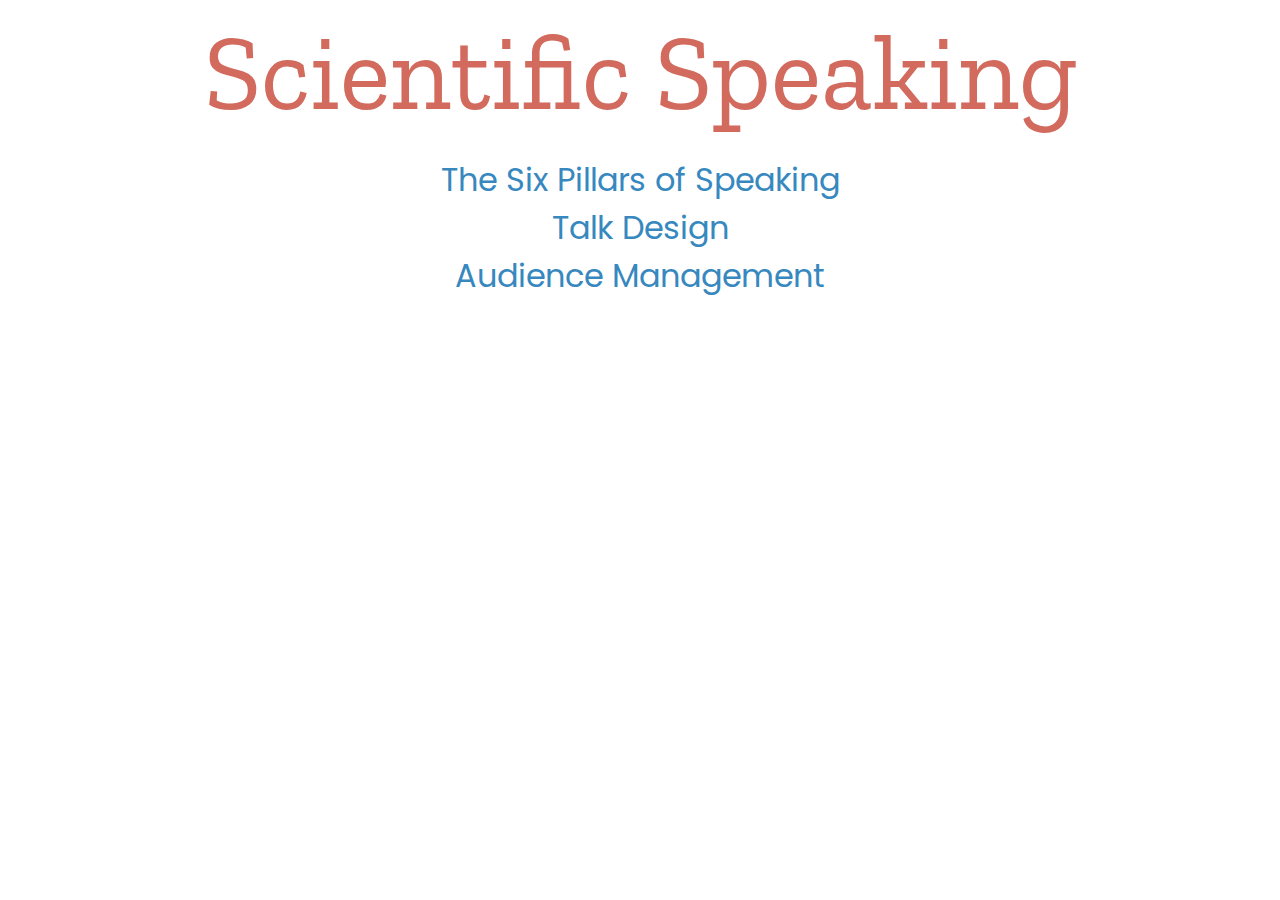
<file: index.html>
<!DOCTYPE html>
<html lang="en">
<head>
    <meta charset="UTF-8">
    <meta http-equiv="X-UA-Compatible" content="IE=edge">
    <meta name="viewport" content="width=device-width, initial-scale=1.0">
    <link rel="stylesheet" href="posert-theme/posert.css">
    <title>Scientific Speaking</title>
</head>
<body class="reveal">
    <style>
        a {
            font-size: 24pt;
        }
    </style>
    <div style="margin: auto; display: flex; flex-direction: column; align-items: center;">
        <h1>Scientific Speaking</h1>
        <a href="six-pillars">The Six Pillars of Speaking</a>
        <a href="talk-design">Talk Design</a>
        <a href="audience-management">Audience Management</a>
    </div>
</body>
</html>
</file>
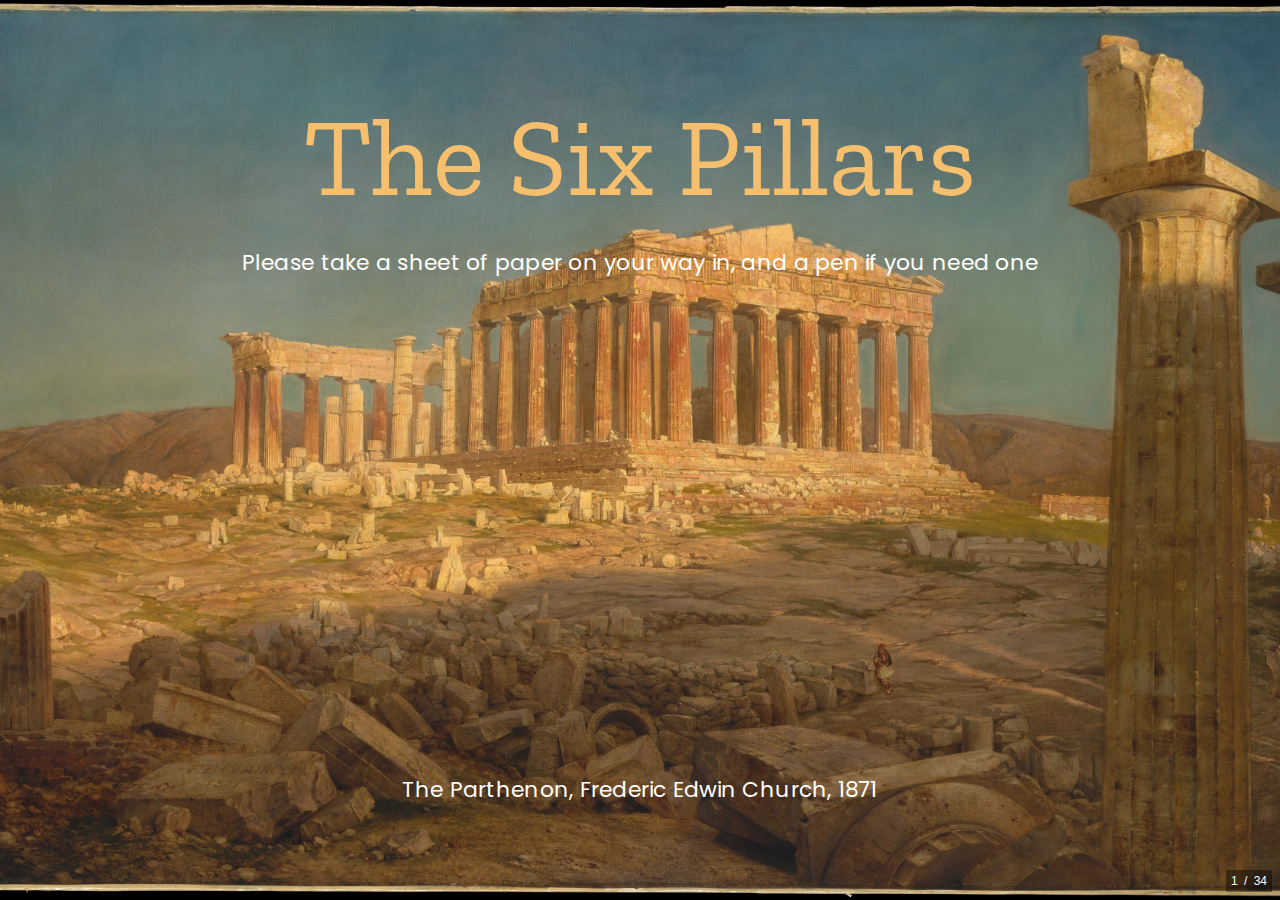
<file: six-pillars/index.html>
<!doctype html>
<html lang="en">

	<head>
		<meta charset="utf-8">

		<title>Scientific Speaking - Six Pillars</title>

		<meta name="viewport" content="width=device-width, initial-scale=1.0, maximum-scale=1.0, user-scalable=no">

		<link rel="stylesheet" href="../dist/reveal.css">
		<link rel="stylesheet" href="../posert-theme/posert.css" id="theme">
		<link rel="stylesheet" href="../posert-theme/presentation.css">
	</head>
  <body>
<div class="reveal">
<div class="slides">

<section
data-background-image="images/parthenon.jpg"
>
    <h1 class="top-left" style="color: #f5bf6d">The Six Pillars</h1>
    <p style="color: white;">Please take a sheet of paper on your way in, and a pen if you need one</p>
    <div class="r-stretch">
    </div>
    <p class="bottom-left" style="color: white;">The Parthenon, Frederic Edwin Church, 1871</p>

</section>

<section>
    <h2>Warmup</h2>
    <div class="read-text">
        <p>
            For five minutes, think about a compelling scientific (or pop-sci) talk
            you've seen. Write down what made it feel compelling to you. Bullets are
            fine, or full sentences. You'll be sharing these with a partner but not
            the whole class.
        </p>
        <p class="fragment" id="freewrite-timer">
            Time remaining: <span id="time-remaining"></span>
        </p>
        <p class="fragment">
            Share your list with a partner. You'll each have 2 minutes to talk
            about your list.
        </p>
        <p class="fragment" id="first-partner">
            First partner: <span id="first-partner-timer"></span>
        </p>
        <p class="fragment" id="second-partner">
            Second partner: <span id="second-partner-timer"></span>
        </p>
    </div>
</section>

<section>
    <h2>Disclaimer</h2>
    <div class="read-text">
        <p>
            These "pillars" are adapted from John Williams's <span class="emph">Think about talks</span>
        </p>
        <p>
            I'm presenting them in order of my opinion of their approximate importance
        </p>
        <p>
            For you, the order might be different!
        </p>
    </div>
</section>

<!-- First Pillar: Present One Story -->

<section data-auto-animate>
    <div class="fit-one">
        <h1>Present One Story</h1>
    </div>
</section>

<!-- First Pillar//Presenting -->

<section data-auto-animate data-background-image="images/james-acaster.jpg">
    <div class="r-stretch fit-one">
    <h1 style="color: white;"><span class="emph" style="color: #49b6ff;">Present</span> One Story</h1>
    </div>
    <p class="citation" style="color: white;">Edward Moore, NYT</p>
</section>
<section data-auto-animate>
    <div class="fit-one">
        <h1><span class="emph">Present</span> One Story</h1>
    </div>
    <table>
        <thead>
          <tr>
            <th>Drawbacks</th>
            <th class="fragment" data-fragment-index="1">Advantages<br></th>
          </tr>
        </thead>
        <tbody>
          <tr>
            <td>Aesthetics matter</td>
            <td class="fragment" data-fragment-index="1">You can acknowledge the audience</td>
          </tr>
          <tr>
            <td>High stakes, no do-overs</td>
            <td class="fragment" data-fragment-index="1">Your audience wants you to succeed</td>
          </tr>
        </tbody>
    </table>
</section>

<section data-auto-animate="">
    <h2>Aesthetics Matter</h2>
    <p>But aesthetics always matter</p>
    <div class="fit-one r-stretch">
        <img src="images/beautiful-fair.png" alt="" class="bordered">
    </div>
    <p class="citation">Lin, C., & Thornton, M. A. (2021, December 17). Fooled by beautiful data: Visualization aesthetics bias trust in science, news, and social media. https://doi.org/10.31234/osf.io/dnr9s</p>
</section>
<section data-auto-animate="">
    <h2>Aesthetics Matter</h2>
    <p>But aesthetics always matter</p>
    <div class="fit-two r-stretch">
        <img src="images/beautiful-fair.png" alt="" class="bordered">
        <img src="images/ugly-fair.png" alt="" class="bordered">
    </div>
    <p class="citation">Lin, C., & Thornton, M. A. (2021, December 17). Fooled by beautiful data: Visualization aesthetics bias trust in science, news, and social media. https://doi.org/10.31234/osf.io/dnr9s</p>
</section>
<section data-auto-animate="">
    <h2>Aesthetics Matter</h2>
    <p>But aesthetics always matter</p>
    <div class="fit-two r-stretch">
        <img src="images/beautiful-fair.png" alt="" class="bordered">
        <img src="images/ugly-fair.png" alt="" class="bordered">
        <img src="images/is-beautiful.png" alt="" class="bordered">
    </div>
    <p class="citation">Lin, C., & Thornton, M. A. (2021, December 17). Fooled by beautiful data: Visualization aesthetics bias trust in science, news, and social media. https://doi.org/10.31234/osf.io/dnr9s</p>
</section>
<section data-auto-animate="">
    <h2>Aesthetics Matter</h2>
    <p>But aesthetics always matter</p>
    <div class="fit-two r-stretch">
        <img src="images/beautiful-fair.png" alt="" class="bordered">
        <img src="images/misleading-pretty.png" alt="" class="bordered">
    </div>
    <p class="citation">Lin, C., & Thornton, M. A. (2021, December 17). Fooled by beautiful data: Visualization aesthetics bias trust in science, news, and social media. https://doi.org/10.31234/osf.io/dnr9s</p>
</section>
<section data-auto-animate="">
    <h2>Aesthetics Matter</h2>
    <p>But aesthetics always matter</p>
    <div class="fit-two r-stretch">
        <img src="images/misleading-pretty.png" alt="" class="bordered">
        <img src="images/misleading-ugly.png" alt="" class="bordered">
    </div>
    <p class="citation">Lin, C., & Thornton, M. A. (2021, December 17). Fooled by beautiful data: Visualization aesthetics bias trust in science, news, and social media. https://doi.org/10.31234/osf.io/dnr9s</p>
</section>
<section data-auto-animate="">
    <h2>Aesthetics Matter</h2>
    <p>But aesthetics always matter</p>
    <div class="fit-one r-stretch">
        <img src="images/more-beautiful-more-trust.png" alt="" class="bordered">
    </div>
    <p>Trust is rated from 1&ndash;7</p>
    <p class="citation">Lin, C., & Thornton, M. A. (2021, December 17). Fooled by beautiful data: Visualization aesthetics bias trust in science, news, and social media. https://doi.org/10.31234/osf.io/dnr9s</p>
</section>

<section data-auto-animate="">
    <h1>High-stakes, no do-overs</h1>
    <p class="fragment">Sometimes you'll bomb.</p>
</section>

<section data-auto-animate="" data-background-image="images/hansel-gretel.png">
    <h1 style="color: black; text-align: right;">Acknowledge your audience</h1>
    <div class="r-stretch"></div>
    <p class="citation" style="background-color: #FFFFFF;">Hansel and Gretel, Heinrich Merte</p>
</section>

<section data-auto-animate="" data-background-image="images/roller-coaster.jpg">
    <h1 style="color: black; text-align: right;">Acknowledge your audience</h1>
    <div class="r-stretch"></div>
    <p class="citation">Shutterstock</p>
</section>

<section>
    <h2>Your audience wants you to succeed</h2>
    <p class="fragment">We'll discuss this in greater detail when we talk about audience management</p>
</section>

<!-- First Pillar//One -->

<section data-auto-animate data-background-image="images/icarus.jpg">
    <div class="fit-one r-stretch">
        <img src="images/minotaur.jpg" alt="" class="fragment fade-in-then-semi-out" data-fragment-index="1">
    </div>
    <span class="fragment"></span>
    <h1 style="color: white;">Present <span class="emph">One</span> Story</h1>
    <p class="citation" style="color: white;">Jacob Peter Gowy, The Flight of Icarus (1635&ndash;1637)</p>
    <p class="citation fragment" data-fragment-index="1" style="color: white;">Castellani Painter - Marie-Lan Nguyen (2006)</p>
</section>

<section data-auto-animate>
    <h1>Present <span class="emph">One</span> Story</h1>
    <div class="fit-one r-stretch">
        <img src="images/notebooks.jpg" alt="" class="bordered">
    </div>
</section>

<!-- First Pillar//Tell a Story -->

<section data-auto-animate>
    <h1>Present One <span class="emph">Story</span></h1>
    <div class="fit-one">
        <img class="bordered" src="images/white-album.png" alt="">
    </div>
    <p>Joan Didion, <span style="font-style:italic;">The White Album</span></p>
</section>
<section data-auto-animate>
    <h1>Present One <span class="emph">Story</span></h1>
    <p>
        A talk is not a paper, so don't treat it like one.
    </p>
</section>

<!-- Second Pillar: One Idea per Slide -->

<section data-auto-animate="">
    <h2 style="font-size: 5em;">One Idea On Every Slide</h2>
</section>
<section data-auto-animate="">
    <h2>One Idea On Every Slide</h2>
    <div data-id="figure-happiness" class="r-stretch">
        <img src="images/happiness.png" alt="" class="bordered">
    </div>
</section>
<section data-auto-animate="">
    <h2>One Idea On Every Slide</h2>
    <div data-id="figure-happiness" class="r-stretch">
        <img src="images/unhappiness.png" alt="" class="bordered">
    </div>
    <p class="citation">
    Targeted suppression of human IBD-associated gut microbiota commensals by phage consortia for treatment of intestinal inflammation
    Federici, Sara et al.
    Cell, Volume 185, Issue 16, 2879 - 2898.e24
</p>
</section>
<section>
    <h2>But Rich, what if I want people to compare two things? That's two ideas, right?</h2>
    <p class="fragment">No!</p>
    <p class="fragment">OK it is, but that's fine if you structure it right</p>
</section>

<section data-auto-animate="">
    <h2>One Idea On Every Slide</h2>
    <div class="r-stretch fit-one">
        <img src="images/happiness.png" alt="" class="bordered">
    </div>
</section>
<section data-auto-animate="">
    <h2>One Idea On Every Slide</h2>
    <div class="r-stretch fit-two">
        <img src="images/happiness.png" alt="" class="bordered">
        <img src="images/driving-happiness.png" alt="" class="bordered">
    </div>
</section>

<!-- Third Pillar: Explain Every Slide Completely -->

<section>
    <h1>Explain every slide completely</h1>
</section>

<!-- Fourth Pillar: Work Performed by Collaborators -->

<section>
    <h1>Know your collaborators' work</h1>
</section>

<!-- Fifth Pillar: End On Time -->

<section data-auto-animate="">
    <h2 style="font-size: 5em">End On Time</h2>
</section>
<section data-auto-animate="">
    <h2>End On Time</h2>
    <p>General rule of thumb: one slide is one minute</p>
    <p class="fragment">If you follow this rule blindly you'll never end on time</p>
</section>

<!-- Sixth Pillar: Practice -->
<section data-auto-animate="">
    <h2 style="font-size: 5em;">Practice</h2>
</section>

<section data-auto-animate="" data-background-image="images/before-after.jpg">
    <h2 style="color: black;">Practice</h2>
    <div class="r-stretch"></div>
    <p class="citation">Betty Edwards, Drawing on the Right Side of the Brain</p>
</section>

<section>
    <h1>Six Pillars</h1>
    <ol>
        <li>Present one story</li>
        <li>One idea per slide</li>
        <li>Explain every slide completely</li>
        <li>Know your collaborators' work</li>
        <li>End on time</li>
        <li>Practice</li>
    </ol>
</section>

<section>
    <h3>For the rest of class, in groups of two or three:</h3>
    <ol>
        <li>Pick a topic</li>
        <li>Work together to develop a compelling story</li>
        <ul>
            <li>Feel free to ignore our preference for Icarus, but make sure it's a narrative</li>
            <li>Make special note of the <span class="emph">main point</span> of the narrative</li>
        </ul>
        <li>Split that story into single slides</li>
        <li>Practice running through your "slides" together</li>
    </ol>
    <div style="padding: 2em;"><hr></div>
    <h3>Homework:</h3>
    <ul>
        <li>Submit the narrative you come up with to sakai/email</li>
        <li>Send 1 slide with a hobby you enjoy or would like to try in grad school</li>
    </ul>
</section>

</div>
</div>

    <script src="../dist/reveal.js"></script>
    <script>

        Reveal.initialize({
            center: true,
            hash: true,
            controls: false,
            transitionSpeed: 'fast',
            slideNumber: 'c/t',
            width: 1200
        });
    </script>
    
    <script>
        Reveal.on('fragmentshown', event => {
            if (event.fragment.id === 'freewrite-timer') {
                const timerHolder = document.querySelector('#time-remaining');
                let timeRemaining = 300;

                function reduceTimer() {
                    if (timeRemaining >= 0) {
                        let minutes = Math.floor(timeRemaining / 60);
                        let seconds = (timeRemaining % 60).toLocaleString(
                            'en-US',
                            {'minimumIntegerDigits': 2}
                        );
                        timerHolder.innerHTML = `${minutes}:${seconds}`;
                        timeRemaining -= 1;
                        window.setTimeout(reduceTimer, 1000);
                    }
                }
                
                reduceTimer();
            } else if (event.fragment.id === 'first-partner') {
                const timerHolder = document.querySelector('#first-partner-timer');
                let timeRemaining = 120;

                function reduceTimer() {
                    if (timeRemaining >= 0) {
                        let minutes = Math.floor(timeRemaining / 60);
                        let seconds = (timeRemaining % 60).toLocaleString(
                            'en-US',
                            {'minimumIntegerDigits': 2}
                        );
                        timerHolder.innerHTML = `${minutes}:${seconds}`;
                        timeRemaining -= 1;
                        window.setTimeout(reduceTimer, 1000);
                    }
                }
                
                reduceTimer();
            } else if (event.fragment.id === 'second-partner') {
                const timerHolder = document.querySelector('#second-partner-timer');
                let timeRemaining = 120;

                function reduceTimer() {
                    if (timeRemaining >= 0) {
                        let minutes = Math.floor(timeRemaining / 60);
                        let seconds = (timeRemaining % 60).toLocaleString(
                            'en-US',
                            {'minimumIntegerDigits': 2}
                        );
                        timerHolder.innerHTML = `${minutes}:${seconds}`;
                        timeRemaining -= 1;
                        window.setTimeout(reduceTimer, 1000);
                    }
                }
                
                reduceTimer();
            }
        })
    </script>
  </body>
</html>
</file>
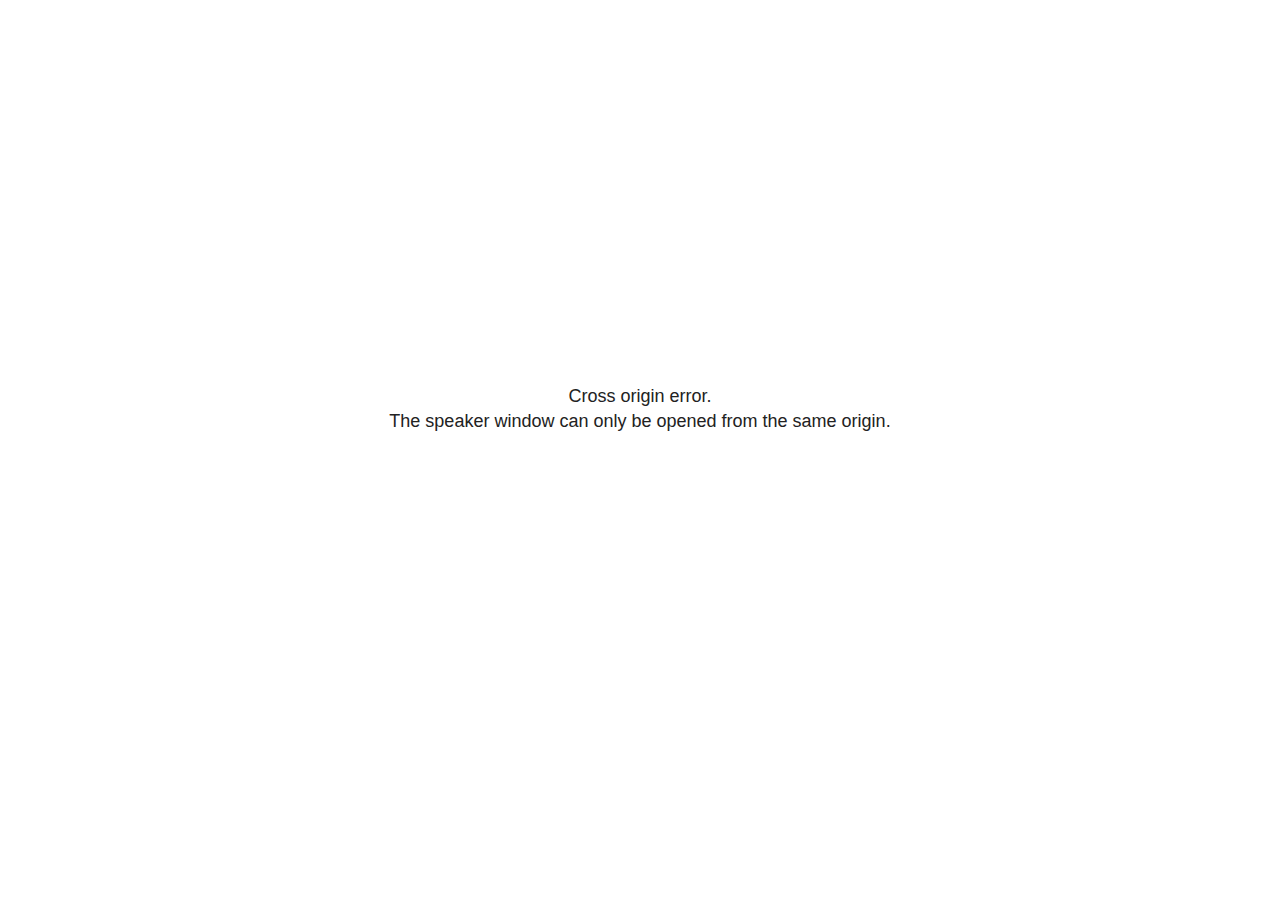
<file: plugin/notes/speaker-view.html>
<!--
	NOTE: You need to build the notes plugin after making changes to this file.
-->
<html lang="en">
	<head>
		<meta charset="utf-8">

		<title>reveal.js - Speaker View</title>

		<style>
			body {
				font-family: Helvetica;
				font-size: 18px;
			}

			#current-slide,
			#upcoming-slide,
			#speaker-controls {
				padding: 6px;
				box-sizing: border-box;
				-moz-box-sizing: border-box;
			}

			#current-slide iframe,
			#upcoming-slide iframe {
				width: 100%;
				height: 100%;
				border: 1px solid #ddd;
			}

			#current-slide .label,
			#upcoming-slide .label {
				position: absolute;
				top: 10px;
				left: 10px;
				z-index: 2;
			}

			#connection-status {
				position: absolute;
				top: 0;
				left: 0;
				width: 100%;
				height: 100%;
				z-index: 20;
				padding: 30% 20% 20% 20%;
				font-size: 18px;
				color: #222;
				background: #fff;
				text-align: center;
				box-sizing: border-box;
				line-height: 1.4;
			}

			.overlay-element {
				height: 34px;
				line-height: 34px;
				padding: 0 10px;
				text-shadow: none;
				background: rgba( 220, 220, 220, 0.8 );
				color: #222;
				font-size: 14px;
			}

			.overlay-element.interactive:hover {
				background: rgba( 220, 220, 220, 1 );
			}

			#current-slide {
				position: absolute;
				width: 60%;
				height: 100%;
				top: 0;
				left: 0;
				padding-right: 0;
			}

			#upcoming-slide {
				position: absolute;
				width: 40%;
				height: 40%;
				right: 0;
				top: 0;
			}

			/* Speaker controls */
			#speaker-controls {
				position: absolute;
				top: 40%;
				right: 0;
				width: 40%;
				height: 60%;
				overflow: auto;
				font-size: 18px;
			}

				.speaker-controls-time.hidden,
				.speaker-controls-notes.hidden {
					display: none;
				}

				.speaker-controls-time .label,
				.speaker-controls-pace .label,
				.speaker-controls-notes .label {
					text-transform: uppercase;
					font-weight: normal;
					font-size: 0.66em;
					color: #666;
					margin: 0;
				}

				.speaker-controls-time, .speaker-controls-pace {
					border-bottom: 1px solid rgba( 200, 200, 200, 0.5 );
					margin-bottom: 10px;
					padding: 10px 16px;
					padding-bottom: 20px;
					cursor: pointer;
				}

				.speaker-controls-time .reset-button {
					opacity: 0;
					float: right;
					color: #666;
					text-decoration: none;
				}
				.speaker-controls-time:hover .reset-button {
					opacity: 1;
				}

				.speaker-controls-time .timer,
				.speaker-controls-time .clock {
					width: 50%;
				}

				.speaker-controls-time .timer,
				.speaker-controls-time .clock,
				.speaker-controls-time .pacing .hours-value,
				.speaker-controls-time .pacing .minutes-value,
				.speaker-controls-time .pacing .seconds-value {
					font-size: 1.9em;
				}

				.speaker-controls-time .timer {
					float: left;
				}

				.speaker-controls-time .clock {
					float: right;
					text-align: right;
				}

				.speaker-controls-time span.mute {
					opacity: 0.3;
				}

				.speaker-controls-time .pacing-title {
					margin-top: 5px;
				}

				.speaker-controls-time .pacing.ahead {
					color: blue;
				}

				.speaker-controls-time .pacing.on-track {
					color: green;
				}

				.speaker-controls-time .pacing.behind {
					color: red;
				}

				.speaker-controls-notes {
					padding: 10px 16px;
				}

				.speaker-controls-notes .value {
					margin-top: 5px;
					line-height: 1.4;
					font-size: 1.2em;
				}

			/* Layout selector */
			#speaker-layout {
				position: absolute;
				top: 10px;
				right: 10px;
				color: #222;
				z-index: 10;
			}
				#speaker-layout select {
					position: absolute;
					width: 100%;
					height: 100%;
					top: 0;
					left: 0;
					border: 0;
					box-shadow: 0;
					cursor: pointer;
					opacity: 0;

					font-size: 1em;
					background-color: transparent;

					-moz-appearance: none;
					-webkit-appearance: none;
					-webkit-tap-highlight-color: rgba(0, 0, 0, 0);
				}

				#speaker-layout select:focus {
					outline: none;
					box-shadow: none;
				}

			.clear {
				clear: both;
			}

			/* Speaker layout: Wide */
			body[data-speaker-layout="wide"] #current-slide,
			body[data-speaker-layout="wide"] #upcoming-slide {
				width: 50%;
				height: 45%;
				padding: 6px;
			}

			body[data-speaker-layout="wide"] #current-slide {
				top: 0;
				left: 0;
			}

			body[data-speaker-layout="wide"] #upcoming-slide {
				top: 0;
				left: 50%;
			}

			body[data-speaker-layout="wide"] #speaker-controls {
				top: 45%;
				left: 0;
				width: 100%;
				height: 50%;
				font-size: 1.25em;
			}

			/* Speaker layout: Tall */
			body[data-speaker-layout="tall"] #current-slide,
			body[data-speaker-layout="tall"] #upcoming-slide {
				width: 45%;
				height: 50%;
				padding: 6px;
			}

			body[data-speaker-layout="tall"] #current-slide {
				top: 0;
				left: 0;
			}

			body[data-speaker-layout="tall"] #upcoming-slide {
				top: 50%;
				left: 0;
			}

			body[data-speaker-layout="tall"] #speaker-controls {
				padding-top: 40px;
				top: 0;
				left: 45%;
				width: 55%;
				height: 100%;
				font-size: 1.25em;
			}

			/* Speaker layout: Notes only */
			body[data-speaker-layout="notes-only"] #current-slide,
			body[data-speaker-layout="notes-only"] #upcoming-slide {
				display: none;
			}

			body[data-speaker-layout="notes-only"] #speaker-controls {
				padding-top: 40px;
				top: 0;
				left: 0;
				width: 100%;
				height: 100%;
				font-size: 1.25em;
			}

			@media screen and (max-width: 1080px) {
				body[data-speaker-layout="default"] #speaker-controls {
					font-size: 16px;
				}
			}

			@media screen and (max-width: 900px) {
				body[data-speaker-layout="default"] #speaker-controls {
					font-size: 14px;
				}
			}

			@media screen and (max-width: 800px) {
				body[data-speaker-layout="default"] #speaker-controls {
					font-size: 12px;
				}
			}

		</style>
	</head>

	<body>

		<div id="connection-status">Loading speaker view...</div>

		<div id="current-slide"></div>
		<div id="upcoming-slide"><span class="overlay-element label">Upcoming</span></div>
		<div id="speaker-controls">
			<div class="speaker-controls-time">
				<h4 class="label">Time <span class="reset-button">Click to Reset</span></h4>
				<div class="clock">
					<span class="clock-value">0:00 AM</span>
				</div>
				<div class="timer">
					<span class="hours-value">00</span><span class="minutes-value">:00</span><span class="seconds-value">:00</span>
				</div>
				<div class="clear"></div>

				<h4 class="label pacing-title" style="display: none">Pacing – Time to finish current slide</h4>
				<div class="pacing" style="display: none">
					<span class="hours-value">00</span><span class="minutes-value">:00</span><span class="seconds-value">:00</span>
				</div>
			</div>

			<div class="speaker-controls-notes hidden">
				<h4 class="label">Notes</h4>
				<div class="value"></div>
			</div>
		</div>
		<div id="speaker-layout" class="overlay-element interactive">
			<span class="speaker-layout-label"></span>
			<select class="speaker-layout-dropdown"></select>
		</div>

		<script>

			(function() {

				var notes,
					notesValue,
					currentState,
					currentSlide,
					upcomingSlide,
					layoutLabel,
					layoutDropdown,
					pendingCalls = {},
					lastRevealApiCallId = 0,
					connected = false

				var connectionStatus = document.querySelector( '#connection-status' );

				var SPEAKER_LAYOUTS = {
					'default': 'Default',
					'wide': 'Wide',
					'tall': 'Tall',
					'notes-only': 'Notes only'
				};

				setupLayout();

				let openerOrigin;

				try {
					openerOrigin = window.opener.location.origin;
				}
				catch ( error ) { console.warn( error ) }

				// In order to prevent XSS, the speaker view will only run if its
				// opener has the same origin as itself
				if( window.location.origin !== openerOrigin ) {
					connectionStatus.innerHTML = 'Cross origin error.<br>The speaker window can only be opened from the same origin.';
					return;
				}

				var connectionTimeout = setTimeout( function() {
					connectionStatus.innerHTML = 'Error connecting to main window.<br>Please try closing and reopening the speaker view.';
				}, 5000 );

				window.addEventListener( 'message', function( event ) {

					clearTimeout( connectionTimeout );
					connectionStatus.style.display = 'none';

					var data = JSON.parse( event.data );

					// The overview mode is only useful to the reveal.js instance
					// where navigation occurs so we don't sync it
					if( data.state ) delete data.state.overview;

					// Messages sent by the notes plugin inside of the main window
					if( data && data.namespace === 'reveal-notes' ) {
						if( data.type === 'connect' ) {
							handleConnectMessage( data );
						}
						else if( data.type === 'state' ) {
							handleStateMessage( data );
						}
						else if( data.type === 'return' ) {
							pendingCalls[data.callId](data.result);
							delete pendingCalls[data.callId];
						}
					}
					// Messages sent by the reveal.js inside of the current slide preview
					else if( data && data.namespace === 'reveal' ) {
						if( /ready/.test( data.eventName ) ) {
							// Send a message back to notify that the handshake is complete
							window.opener.postMessage( JSON.stringify({ namespace: 'reveal-notes', type: 'connected'} ), '*' );
						}
						else if( /slidechanged|fragmentshown|fragmenthidden|paused|resumed/.test( data.eventName ) && currentState !== JSON.stringify( data.state ) ) {

							dispatchStateToMainWindow( data.state );

						}
					}

				} );

				/**
				 * Updates the presentation in the main window to match the state
				 * of the presentation in the notes window.
				 */
				const dispatchStateToMainWindow = debounce(( state ) => {
					window.opener.postMessage( JSON.stringify({ method: 'setState', args: [ state ]} ), '*' );
				}, 500);

				/**
				 * Asynchronously calls the Reveal.js API of the main frame.
				 */
				function callRevealApi( methodName, methodArguments, callback ) {

					var callId = ++lastRevealApiCallId;
					pendingCalls[callId] = callback;
					window.opener.postMessage( JSON.stringify( {
						namespace: 'reveal-notes',
						type: 'call',
						callId: callId,
						methodName: methodName,
						arguments: methodArguments
					} ), '*' );

				}

				/**
				 * Called when the main window is trying to establish a
				 * connection.
				 */
				function handleConnectMessage( data ) {

					if( connected === false ) {
						connected = true;

						setupIframes( data );
						setupKeyboard();
						setupNotes();
						setupTimer();
						setupHeartbeat();
					}

				}

				/**
				 * Called when the main window sends an updated state.
				 */
				function handleStateMessage( data ) {

					// Store the most recently set state to avoid circular loops
					// applying the same state
					currentState = JSON.stringify( data.state );

					// No need for updating the notes in case of fragment changes
					if ( data.notes ) {
						notes.classList.remove( 'hidden' );
						notesValue.style.whiteSpace = data.whitespace;
						if( data.markdown ) {
							notesValue.innerHTML = marked( data.notes );
						}
						else {
							notesValue.innerHTML = data.notes;
						}
					}
					else {
						notes.classList.add( 'hidden' );
					}

					// Update the note slides
					currentSlide.contentWindow.postMessage( JSON.stringify({ method: 'setState', args: [ data.state ] }), '*' );
					upcomingSlide.contentWindow.postMessage( JSON.stringify({ method: 'setState', args: [ data.state ] }), '*' );
					upcomingSlide.contentWindow.postMessage( JSON.stringify({ method: 'next' }), '*' );

				}

				// Limit to max one state update per X ms
				handleStateMessage = debounce( handleStateMessage, 200 );

				/**
				 * Forward keyboard events to the current slide window.
				 * This enables keyboard events to work even if focus
				 * isn't set on the current slide iframe.
				 *
				 * Block F5 default handling, it reloads and disconnects
				 * the speaker notes window.
				 */
				function setupKeyboard() {

					document.addEventListener( 'keydown', function( event ) {
						if( event.keyCode === 116 || ( event.metaKey && event.keyCode === 82 ) ) {
							event.preventDefault();
							return false;
						}
						currentSlide.contentWindow.postMessage( JSON.stringify({ method: 'triggerKey', args: [ event.keyCode ] }), '*' );
					} );

				}

				/**
				 * Creates the preview iframes.
				 */
				function setupIframes( data ) {

					var params = [
						'receiver',
						'progress=false',
						'history=false',
						'transition=none',
						'autoSlide=0',
						'backgroundTransition=none'
					].join( '&' );

					var urlSeparator = /\?/.test(data.url) ? '&' : '?';
					var hash = '#/' + data.state.indexh + '/' + data.state.indexv;
					var currentURL = data.url + urlSeparator + params + '&postMessageEvents=true' + hash;
					var upcomingURL = data.url + urlSeparator + params + '&controls=false' + hash;

					currentSlide = document.createElement( 'iframe' );
					currentSlide.setAttribute( 'width', 1280 );
					currentSlide.setAttribute( 'height', 1024 );
					currentSlide.setAttribute( 'src', currentURL );
					document.querySelector( '#current-slide' ).appendChild( currentSlide );

					upcomingSlide = document.createElement( 'iframe' );
					upcomingSlide.setAttribute( 'width', 640 );
					upcomingSlide.setAttribute( 'height', 512 );
					upcomingSlide.setAttribute( 'src', upcomingURL );
					document.querySelector( '#upcoming-slide' ).appendChild( upcomingSlide );

				}

				/**
				 * Setup the notes UI.
				 */
				function setupNotes() {

					notes = document.querySelector( '.speaker-controls-notes' );
					notesValue = document.querySelector( '.speaker-controls-notes .value' );

				}

				/**
				 * We send out a heartbeat at all times to ensure we can
				 * reconnect with the main presentation window after reloads.
				 */
				function setupHeartbeat() {

					setInterval( () => {
						window.opener.postMessage( JSON.stringify({ namespace: 'reveal-notes', type: 'heartbeat'} ), '*' );
					}, 1000 );

				}

				function getTimings( callback ) {

					callRevealApi( 'getSlidesAttributes', [], function ( slideAttributes ) {
						callRevealApi( 'getConfig', [], function ( config ) {
							var totalTime = config.totalTime;
							var minTimePerSlide = config.minimumTimePerSlide || 0;
							var defaultTiming = config.defaultTiming;
							if ((defaultTiming == null) && (totalTime == null)) {
								callback(null);
								return;
							}
							// Setting totalTime overrides defaultTiming
							if (totalTime) {
								defaultTiming = 0;
							}
							var timings = [];
							for ( var i in slideAttributes ) {
								var slide = slideAttributes[ i ];
								var timing = defaultTiming;
								if( slide.hasOwnProperty( 'data-timing' )) {
									var t = slide[ 'data-timing' ];
									timing = parseInt(t);
									if( isNaN(timing) ) {
										console.warn("Could not parse timing '" + t + "' of slide " + i + "; using default of " + defaultTiming);
										timing = defaultTiming;
									}
								}
								timings.push(timing);
							}
							if ( totalTime ) {
								// After we've allocated time to individual slides, we summarize it and
								// subtract it from the total time
								var remainingTime = totalTime - timings.reduce( function(a, b) { return a + b; }, 0 );
								// The remaining time is divided by the number of slides that have 0 seconds
								// allocated at the moment, giving the average time-per-slide on the remaining slides
								var remainingSlides = (timings.filter( function(x) { return x == 0 }) ).length
								var timePerSlide = Math.round( remainingTime / remainingSlides, 0 )
								// And now we replace every zero-value timing with that average
								timings = timings.map( function(x) { return (x==0 ? timePerSlide : x) } );
							}
							var slidesUnderMinimum = timings.filter( function(x) { return (x < minTimePerSlide) } ).length
							if ( slidesUnderMinimum ) {
								message = "The pacing time for " + slidesUnderMinimum + " slide(s) is under the configured minimum of " + minTimePerSlide + " seconds. Check the data-timing attribute on individual slides, or consider increasing the totalTime or minimumTimePerSlide configuration options (or removing some slides).";
								alert(message);
							}
							callback( timings );
						} );
					} );

				}

				/**
				 * Return the number of seconds allocated for presenting
				 * all slides up to and including this one.
				 */
				function getTimeAllocated( timings, callback ) {

					callRevealApi( 'getSlidePastCount', [], function ( currentSlide ) {
						var allocated = 0;
						for (var i in timings.slice(0, currentSlide + 1)) {
							allocated += timings[i];
						}
						callback( allocated );
					} );

				}

				/**
				 * Create the timer and clock and start updating them
				 * at an interval.
				 */
				function setupTimer() {

					var start = new Date(),
					timeEl = document.querySelector( '.speaker-controls-time' ),
					clockEl = timeEl.querySelector( '.clock-value' ),
					hoursEl = timeEl.querySelector( '.hours-value' ),
					minutesEl = timeEl.querySelector( '.minutes-value' ),
					secondsEl = timeEl.querySelector( '.seconds-value' ),
					pacingTitleEl = timeEl.querySelector( '.pacing-title' ),
					pacingEl = timeEl.querySelector( '.pacing' ),
					pacingHoursEl = pacingEl.querySelector( '.hours-value' ),
					pacingMinutesEl = pacingEl.querySelector( '.minutes-value' ),
					pacingSecondsEl = pacingEl.querySelector( '.seconds-value' );

					var timings = null;
					getTimings( function ( _timings ) {

						timings = _timings;
						if (_timings !== null) {
							pacingTitleEl.style.removeProperty('display');
							pacingEl.style.removeProperty('display');
						}

						// Update once directly
						_updateTimer();

						// Then update every second
						setInterval( _updateTimer, 1000 );

					} );


					function _resetTimer() {

						if (timings == null) {
							start = new Date();
							_updateTimer();
						}
						else {
							// Reset timer to beginning of current slide
							getTimeAllocated( timings, function ( slideEndTimingSeconds ) {
								var slideEndTiming = slideEndTimingSeconds * 1000;
								callRevealApi( 'getSlidePastCount', [], function ( currentSlide ) {
									var currentSlideTiming = timings[currentSlide] * 1000;
									var previousSlidesTiming = slideEndTiming - currentSlideTiming;
									var now = new Date();
									start = new Date(now.getTime() - previousSlidesTiming);
									_updateTimer();
								} );
							} );
						}

					}

					timeEl.addEventListener( 'click', function() {
						_resetTimer();
						return false;
					} );

					function _displayTime( hrEl, minEl, secEl, time) {

						var sign = Math.sign(time) == -1 ? "-" : "";
						time = Math.abs(Math.round(time / 1000));
						var seconds = time % 60;
						var minutes = Math.floor( time / 60 ) % 60 ;
						var hours = Math.floor( time / ( 60 * 60 )) ;
						hrEl.innerHTML = sign + zeroPadInteger( hours );
						if (hours == 0) {
							hrEl.classList.add( 'mute' );
						}
						else {
							hrEl.classList.remove( 'mute' );
						}
						minEl.innerHTML = ':' + zeroPadInteger( minutes );
						if (hours == 0 && minutes == 0) {
							minEl.classList.add( 'mute' );
						}
						else {
							minEl.classList.remove( 'mute' );
						}
						secEl.innerHTML = ':' + zeroPadInteger( seconds );
					}

					function _updateTimer() {

						var diff, hours, minutes, seconds,
						now = new Date();

						diff = now.getTime() - start.getTime();

						clockEl.innerHTML = now.toLocaleTimeString( 'en-US', { hour12: true, hour: '2-digit', minute:'2-digit' } );
						_displayTime( hoursEl, minutesEl, secondsEl, diff );
						if (timings !== null) {
							_updatePacing(diff);
						}

					}

					function _updatePacing(diff) {

						getTimeAllocated( timings, function ( slideEndTimingSeconds ) {
							var slideEndTiming = slideEndTimingSeconds * 1000;

							callRevealApi( 'getSlidePastCount', [], function ( currentSlide ) {
								var currentSlideTiming = timings[currentSlide] * 1000;
								var timeLeftCurrentSlide = slideEndTiming - diff;
								if (timeLeftCurrentSlide < 0) {
									pacingEl.className = 'pacing behind';
								}
								else if (timeLeftCurrentSlide < currentSlideTiming) {
									pacingEl.className = 'pacing on-track';
								}
								else {
									pacingEl.className = 'pacing ahead';
								}
								_displayTime( pacingHoursEl, pacingMinutesEl, pacingSecondsEl, timeLeftCurrentSlide );
							} );
						} );
					}

				}

				/**
				 * Sets up the speaker view layout and layout selector.
				 */
				function setupLayout() {

					layoutDropdown = document.querySelector( '.speaker-layout-dropdown' );
					layoutLabel = document.querySelector( '.speaker-layout-label' );

					// Render the list of available layouts
					for( var id in SPEAKER_LAYOUTS ) {
						var option = document.createElement( 'option' );
						option.setAttribute( 'value', id );
						option.textContent = SPEAKER_LAYOUTS[ id ];
						layoutDropdown.appendChild( option );
					}

					// Monitor the dropdown for changes
					layoutDropdown.addEventListener( 'change', function( event ) {

						setLayout( layoutDropdown.value );

					}, false );

					// Restore any currently persisted layout
					setLayout( getLayout() );

				}

				/**
				 * Sets a new speaker view layout. The layout is persisted
				 * in local storage.
				 */
				function setLayout( value ) {

					var title = SPEAKER_LAYOUTS[ value ];

					layoutLabel.innerHTML = 'Layout' + ( title ? ( ': ' + title ) : '' );
					layoutDropdown.value = value;

					document.body.setAttribute( 'data-speaker-layout', value );

					// Persist locally
					if( supportsLocalStorage() ) {
						window.localStorage.setItem( 'reveal-speaker-layout', value );
					}

				}

				/**
				 * Returns the ID of the most recently set speaker layout
				 * or our default layout if none has been set.
				 */
				function getLayout() {

					if( supportsLocalStorage() ) {
						var layout = window.localStorage.getItem( 'reveal-speaker-layout' );
						if( layout ) {
							return layout;
						}
					}

					// Default to the first record in the layouts hash
					for( var id in SPEAKER_LAYOUTS ) {
						return id;
					}

				}

				function supportsLocalStorage() {

					try {
						localStorage.setItem('test', 'test');
						localStorage.removeItem('test');
						return true;
					}
					catch( e ) {
						return false;
					}

				}

				function zeroPadInteger( num ) {

					var str = '00' + parseInt( num );
					return str.substring( str.length - 2 );

				}

				/**
				 * Limits the frequency at which a function can be called.
				 */
				function debounce( fn, ms ) {

					var lastTime = 0,
						timeout;

					return function() {

						var args = arguments;
						var context = this;

						clearTimeout( timeout );

						var timeSinceLastCall = Date.now() - lastTime;
						if( timeSinceLastCall > ms ) {
							fn.apply( context, args );
							lastTime = Date.now();
						}
						else {
							timeout = setTimeout( function() {
								fn.apply( context, args );
								lastTime = Date.now();
							}, ms - timeSinceLastCall );
						}

					}

				}

			})();

		</script>
	</body>
</html>
</file>
<file: posert-theme/posert.css>
/**
 * A simple theme for reveal.js presentations, similar
 * to the default theme. The accent color is darkblue.
 *
 * This theme is Copyright (C) 2012 Owen Versteeg, https://github.com/StereotypicalApps. It is MIT licensed.
 * reveal.js is Copyright (C) 2011-2012 Hakim El Hattab, http://hakim.se
 */
@import url("https://fonts.googleapis.com/css2?family=JetBrains+Mono&family=Poppins&family=Zilla+Slab:wght@500&display=swap");
p.fake-title {
  font-family: "Zilla Slab", sans-serif;
  color: #d26a5dff;
}

section.has-dark-background, section.has-dark-background h1, section.has-dark-background h2, section.has-dark-background h3, section.has-dark-background h4, section.has-dark-background h5, section.has-dark-background h6 {
  color: #fff;
}

/*********************************************
 * GLOBAL STYLES
 *********************************************/
:root {
  --r-background-color: #FAF4D9;
  --r-main-font: Poppins, sans-serif;
  --r-main-font-size: 16pt;
  --r-main-color: black;
  --r-block-margin: 20px;
  --r-heading-margin: 0 0 20px 0;
  --r-heading-font: Zilla Slab, sans-serif;
  --r-heading-color: #d26a5dff;
  --r-heading-line-height: 1.2;
  --r-heading-letter-spacing: normal;
  --r-heading-text-transform: none;
  --r-heading-text-shadow: none;
  --r-heading-font-weight: normal;
  --r-heading1-text-shadow: none;
  --r-heading1-size: 5em;
  --r-heading2-size: 3em;
  --r-heading3-size: 2.5em;
  --r-heading4-size: 2em;
  --r-code-font: JetBrains Mono, monospace;
  --r-link-color: #3788beff;
  --r-link-color-dark: #265e83;
  --r-link-color-hover: #81b6da;
  --r-selection-background-color: rgba(0, 0, 0, 0.99);
  --r-selection-color: #fff;
}

.reveal-viewport {
  background: #FAF4D9;
  background-color: var(--r-background-color);
}

.reveal {
  font-family: var(--r-main-font);
  font-size: var(--r-main-font-size);
  font-weight: normal;
  color: var(--r-main-color);
}

.reveal ::selection {
  color: var(--r-selection-color);
  background: var(--r-selection-background-color);
  text-shadow: none;
}

.reveal ::-moz-selection {
  color: var(--r-selection-color);
  background: var(--r-selection-background-color);
  text-shadow: none;
}

.reveal .slides section,
.reveal .slides section > section {
  line-height: 1.3;
  font-weight: inherit;
}

/*********************************************
 * HEADERS
 *********************************************/
.reveal h1,
.reveal h2,
.reveal h3,
.reveal h4,
.reveal h5,
.reveal h6 {
  margin: var(--r-heading-margin);
  color: var(--r-heading-color);
  font-family: var(--r-heading-font);
  font-weight: var(--r-heading-font-weight);
  line-height: var(--r-heading-line-height);
  letter-spacing: var(--r-heading-letter-spacing);
  text-transform: var(--r-heading-text-transform);
  text-shadow: var(--r-heading-text-shadow);
  word-wrap: break-word;
}

.reveal h1 {
  font-size: var(--r-heading1-size);
}

.reveal h2 {
  font-size: var(--r-heading2-size);
}

.reveal h3 {
  font-size: var(--r-heading3-size);
}

.reveal h4 {
  font-size: var(--r-heading4-size);
}

.reveal h1 {
  text-shadow: var(--r-heading1-text-shadow);
}

/*********************************************
 * OTHER
 *********************************************/
.reveal p {
  margin: var(--r-block-margin) 0;
  line-height: 1.3;
}

/* Remove trailing margins after titles */
.reveal h1:last-child,
.reveal h2:last-child,
.reveal h3:last-child,
.reveal h4:last-child,
.reveal h5:last-child,
.reveal h6:last-child {
  margin-bottom: 0;
}

/* Ensure certain elements are never larger than the slide itself */
.reveal img,
.reveal video,
.reveal iframe {
  max-width: 95%;
  max-height: 95%;
}

.reveal strong,
.reveal b {
  font-weight: bold;
}

.reveal em {
  font-style: italic;
}

.reveal ol,
.reveal dl,
.reveal ul {
  display: inline-block;
  text-align: left;
  margin: 0 0 0 1em;
}

.reveal ol {
  list-style-type: decimal;
}

.reveal ul {
  list-style-type: disc;
}

.reveal ul ul {
  list-style-type: square;
}

.reveal ul ul ul {
  list-style-type: circle;
}

.reveal ul ul,
.reveal ul ol,
.reveal ol ol,
.reveal ol ul {
  display: block;
  margin-left: 40px;
}

.reveal dt {
  font-weight: bold;
}

.reveal dd {
  margin-left: 40px;
}

.reveal blockquote {
  display: block;
  position: relative;
  width: 70%;
  margin: var(--r-block-margin) auto;
  padding: 5px;
  font-style: italic;
  background: rgba(255, 255, 255, 0.05);
  box-shadow: 0px 0px 2px rgba(0, 0, 0, 0.2);
}

.reveal blockquote p:first-child,
.reveal blockquote p:last-child {
  display: inline-block;
}

.reveal q {
  font-style: italic;
}

.reveal pre {
  display: block;
  position: relative;
  width: 90%;
  margin: var(--r-block-margin) auto;
  text-align: left;
  font-size: 0.55em;
  font-family: var(--r-code-font);
  line-height: 1.2em;
  word-wrap: break-word;
  box-shadow: 0px 5px 15px rgba(0, 0, 0, 0.15);
}

.reveal code {
  font-family: var(--r-code-font);
  text-transform: none;
  tab-size: 2;
}

.reveal pre code {
  display: block;
  padding: 5px;
  overflow: auto;
  max-height: 400px;
  word-wrap: normal;
}

.reveal .code-wrapper {
  white-space: normal;
}

.reveal .code-wrapper code {
  white-space: pre;
}

.reveal table {
  margin: auto;
  border-collapse: collapse;
  border-spacing: 0;
}

.reveal table th {
  font-weight: bold;
}

.reveal table th,
.reveal table td {
  text-align: left;
  padding: 0.2em 0.5em 0.2em 0.5em;
}

.reveal table th[align=center],
.reveal table td[align=center] {
  text-align: center;
}

.reveal table th[align=right],
.reveal table td[align=right] {
  text-align: right;
}

.reveal table tbody tr:last-child th,
.reveal table tbody tr:last-child td {
  border-bottom: none;
}

.reveal sup {
  vertical-align: super;
  font-size: smaller;
}

.reveal sub {
  vertical-align: sub;
  font-size: smaller;
}

.reveal small {
  display: inline-block;
  font-size: 0.6em;
  line-height: 1.2em;
  vertical-align: top;
}

.reveal small * {
  vertical-align: top;
}

.reveal img {
  margin: var(--r-block-margin) 0;
}

/*********************************************
 * LINKS
 *********************************************/
.reveal a {
  color: var(--r-link-color);
  text-decoration: none;
  transition: color 0.15s ease;
}

.reveal a:hover {
  color: var(--r-link-color-hover);
  text-shadow: none;
  border: none;
}

.reveal .roll span:after {
  color: #fff;
  background: var(--r-link-color-dark);
}

/*********************************************
 * Frame helper
 *********************************************/
.reveal .r-frame {
  border: 4px solid var(--r-main-color);
  box-shadow: 0 0 10px rgba(0, 0, 0, 0.15);
}

.reveal a .r-frame {
  transition: all 0.15s linear;
}

.reveal a:hover .r-frame {
  border-color: var(--r-link-color);
  box-shadow: 0 0 20px rgba(0, 0, 0, 0.55);
}

/*********************************************
 * NAVIGATION CONTROLS
 *********************************************/
.reveal .controls {
  color: var(--r-link-color);
}

/*********************************************
 * PROGRESS BAR
 *********************************************/
.reveal .progress {
  background: rgba(0, 0, 0, 0.2);
  color: var(--r-link-color);
}

/*********************************************
 * PRINT BACKGROUND
 *********************************************/
@media print {
  .backgrounds {
    background-color: var(--r-background-color);
  }
}
</file>
<file: dist/reveal.css>
/*!
* reveal.js 4.3.1
* https://revealjs.com
* MIT licensed
*
* Copyright (C) 2011-2022 Hakim El Hattab, https://hakim.se
*/
.reveal .r-stretch,.reveal .stretch{max-width:none;max-height:none}.reveal pre.r-stretch code,.reveal pre.stretch code{height:100%;max-height:100%;box-sizing:border-box}.reveal .r-fit-text{display:inline-block;white-space:nowrap}.reveal .r-stack{display:grid}.reveal .r-stack>*{grid-area:1/1;margin:auto}.reveal .r-hstack,.reveal .r-vstack{display:flex}.reveal .r-hstack img,.reveal .r-hstack video,.reveal .r-vstack img,.reveal .r-vstack video{min-width:0;min-height:0;object-fit:contain}.reveal .r-vstack{flex-direction:column;align-items:center;justify-content:center}.reveal .r-hstack{flex-direction:row;align-items:center;justify-content:center}.reveal .items-stretch{align-items:stretch}.reveal .items-start{align-items:flex-start}.reveal .items-center{align-items:center}.reveal .items-end{align-items:flex-end}.reveal .justify-between{justify-content:space-between}.reveal .justify-around{justify-content:space-around}.reveal .justify-start{justify-content:flex-start}.reveal .justify-center{justify-content:center}.reveal .justify-end{justify-content:flex-end}html.reveal-full-page{width:100%;height:100%;height:100vh;height:calc(var(--vh,1vh) * 100);overflow:hidden}.reveal-viewport{height:100%;overflow:hidden;position:relative;line-height:1;margin:0;background-color:#fff;color:#000}.reveal-viewport:fullscreen{top:0!important;left:0!important;width:100%!important;height:100%!important;transform:none!important}.reveal .slides section .fragment{opacity:0;visibility:hidden;transition:all .2s ease;will-change:opacity}.reveal .slides section .fragment.visible{opacity:1;visibility:inherit}.reveal .slides section .fragment.disabled{transition:none}.reveal .slides section .fragment.grow{opacity:1;visibility:inherit}.reveal .slides section .fragment.grow.visible{transform:scale(1.3)}.reveal .slides section .fragment.shrink{opacity:1;visibility:inherit}.reveal .slides section .fragment.shrink.visible{transform:scale(.7)}.reveal .slides section .fragment.zoom-in{transform:scale(.1)}.reveal .slides section .fragment.zoom-in.visible{transform:none}.reveal .slides section .fragment.fade-out{opacity:1;visibility:inherit}.reveal .slides section .fragment.fade-out.visible{opacity:0;visibility:hidden}.reveal .slides section .fragment.semi-fade-out{opacity:1;visibility:inherit}.reveal .slides section .fragment.semi-fade-out.visible{opacity:.5;visibility:inherit}.reveal .slides section .fragment.strike{opacity:1;visibility:inherit}.reveal .slides section .fragment.strike.visible{text-decoration:line-through}.reveal .slides section .fragment.fade-up{transform:translate(0,40px)}.reveal .slides section .fragment.fade-up.visible{transform:translate(0,0)}.reveal .slides section .fragment.fade-down{transform:translate(0,-40px)}.reveal .slides section .fragment.fade-down.visible{transform:translate(0,0)}.reveal .slides section .fragment.fade-right{transform:translate(-40px,0)}.reveal .slides section .fragment.fade-right.visible{transform:translate(0,0)}.reveal .slides section .fragment.fade-left{transform:translate(40px,0)}.reveal .slides section .fragment.fade-left.visible{transform:translate(0,0)}.reveal .slides section .fragment.current-visible,.reveal .slides section .fragment.fade-in-then-out{opacity:0;visibility:hidden}.reveal .slides section .fragment.current-visible.current-fragment,.reveal .slides section .fragment.fade-in-then-out.current-fragment{opacity:1;visibility:inherit}.reveal .slides section .fragment.fade-in-then-semi-out{opacity:0;visibility:hidden}.reveal .slides section .fragment.fade-in-then-semi-out.visible{opacity:.5;visibility:inherit}.reveal .slides section .fragment.fade-in-then-semi-out.current-fragment{opacity:1;visibility:inherit}.reveal .slides section .fragment.highlight-blue,.reveal .slides section .fragment.highlight-current-blue,.reveal .slides section .fragment.highlight-current-green,.reveal .slides section .fragment.highlight-current-red,.reveal .slides section .fragment.highlight-green,.reveal .slides section .fragment.highlight-red{opacity:1;visibility:inherit}.reveal .slides section .fragment.highlight-red.visible{color:#ff2c2d}.reveal .slides section .fragment.highlight-green.visible{color:#17ff2e}.reveal .slides section .fragment.highlight-blue.visible{color:#1b91ff}.reveal .slides section .fragment.highlight-current-red.current-fragment{color:#ff2c2d}.reveal .slides section .fragment.highlight-current-green.current-fragment{color:#17ff2e}.reveal .slides section .fragment.highlight-current-blue.current-fragment{color:#1b91ff}.reveal:after{content:"";font-style:italic}.reveal iframe{z-index:1}.reveal a{position:relative}@keyframes bounce-right{0%,10%,25%,40%,50%{transform:translateX(0)}20%{transform:translateX(10px)}30%{transform:translateX(-5px)}}@keyframes bounce-left{0%,10%,25%,40%,50%{transform:translateX(0)}20%{transform:translateX(-10px)}30%{transform:translateX(5px)}}@keyframes bounce-down{0%,10%,25%,40%,50%{transform:translateY(0)}20%{transform:translateY(10px)}30%{transform:translateY(-5px)}}.reveal .controls{display:none;position:absolute;top:auto;bottom:12px;right:12px;left:auto;z-index:11;color:#000;pointer-events:none;font-size:10px}.reveal .controls button{position:absolute;padding:0;background-color:transparent;border:0;outline:0;cursor:pointer;color:currentColor;transform:scale(.9999);transition:color .2s ease,opacity .2s ease,transform .2s ease;z-index:2;pointer-events:auto;font-size:inherit;visibility:hidden;opacity:0;-webkit-appearance:none;-webkit-tap-highlight-color:transparent}.reveal .controls .controls-arrow:after,.reveal .controls .controls-arrow:before{content:"";position:absolute;top:0;left:0;width:2.6em;height:.5em;border-radius:.25em;background-color:currentColor;transition:all .15s ease,background-color .8s ease;transform-origin:.2em 50%;will-change:transform}.reveal .controls .controls-arrow{position:relative;width:3.6em;height:3.6em}.reveal .controls .controls-arrow:before{transform:translateX(.5em) translateY(1.55em) rotate(45deg)}.reveal .controls .controls-arrow:after{transform:translateX(.5em) translateY(1.55em) rotate(-45deg)}.reveal .controls .controls-arrow:hover:before{transform:translateX(.5em) translateY(1.55em) rotate(40deg)}.reveal .controls .controls-arrow:hover:after{transform:translateX(.5em) translateY(1.55em) rotate(-40deg)}.reveal .controls .controls-arrow:active:before{transform:translateX(.5em) translateY(1.55em) rotate(36deg)}.reveal .controls .controls-arrow:active:after{transform:translateX(.5em) translateY(1.55em) rotate(-36deg)}.reveal .controls .navigate-left{right:6.4em;bottom:3.2em;transform:translateX(-10px)}.reveal .controls .navigate-left.highlight{animation:bounce-left 2s 50 both ease-out}.reveal .controls .navigate-right{right:0;bottom:3.2em;transform:translateX(10px)}.reveal .controls .navigate-right .controls-arrow{transform:rotate(180deg)}.reveal .controls .navigate-right.highlight{animation:bounce-right 2s 50 both ease-out}.reveal .controls .navigate-up{right:3.2em;bottom:6.4em;transform:translateY(-10px)}.reveal .controls .navigate-up .controls-arrow{transform:rotate(90deg)}.reveal .controls .navigate-down{right:3.2em;bottom:-1.4em;padding-bottom:1.4em;transform:translateY(10px)}.reveal .controls .navigate-down .controls-arrow{transform:rotate(-90deg)}.reveal .controls .navigate-down.highlight{animation:bounce-down 2s 50 both ease-out}.reveal .controls[data-controls-back-arrows=faded] .navigate-up.enabled{opacity:.3}.reveal .controls[data-controls-back-arrows=faded] .navigate-up.enabled:hover{opacity:1}.reveal .controls[data-controls-back-arrows=hidden] .navigate-up.enabled{opacity:0;visibility:hidden}.reveal .controls .enabled{visibility:visible;opacity:.9;cursor:pointer;transform:none}.reveal .controls .enabled.fragmented{opacity:.5}.reveal .controls .enabled.fragmented:hover,.reveal .controls .enabled:hover{opacity:1}.reveal:not(.rtl) .controls[data-controls-back-arrows=faded] .navigate-left.enabled{opacity:.3}.reveal:not(.rtl) .controls[data-controls-back-arrows=faded] .navigate-left.enabled:hover{opacity:1}.reveal:not(.rtl) .controls[data-controls-back-arrows=hidden] .navigate-left.enabled{opacity:0;visibility:hidden}.reveal.rtl .controls[data-controls-back-arrows=faded] .navigate-right.enabled{opacity:.3}.reveal.rtl .controls[data-controls-back-arrows=faded] .navigate-right.enabled:hover{opacity:1}.reveal.rtl .controls[data-controls-back-arrows=hidden] .navigate-right.enabled{opacity:0;visibility:hidden}.reveal[data-navigation-mode=linear].has-horizontal-slides .navigate-down,.reveal[data-navigation-mode=linear].has-horizontal-slides .navigate-up{display:none}.reveal:not(.has-vertical-slides) .controls .navigate-left,.reveal[data-navigation-mode=linear].has-horizontal-slides .navigate-left{bottom:1.4em;right:5.5em}.reveal:not(.has-vertical-slides) .controls .navigate-right,.reveal[data-navigation-mode=linear].has-horizontal-slides .navigate-right{bottom:1.4em;right:.5em}.reveal:not(.has-horizontal-slides) .controls .navigate-up{right:1.4em;bottom:5em}.reveal:not(.has-horizontal-slides) .controls .navigate-down{right:1.4em;bottom:.5em}.reveal.has-dark-background .controls{color:#fff}.reveal.has-light-background .controls{color:#000}.reveal.no-hover .controls .controls-arrow:active:before,.reveal.no-hover .controls .controls-arrow:hover:before{transform:translateX(.5em) translateY(1.55em) rotate(45deg)}.reveal.no-hover .controls .controls-arrow:active:after,.reveal.no-hover .controls .controls-arrow:hover:after{transform:translateX(.5em) translateY(1.55em) rotate(-45deg)}@media screen and (min-width:500px){.reveal .controls[data-controls-layout=edges]{top:0;right:0;bottom:0;left:0}.reveal .controls[data-controls-layout=edges] .navigate-down,.reveal .controls[data-controls-layout=edges] .navigate-left,.reveal .controls[data-controls-layout=edges] .navigate-right,.reveal .controls[data-controls-layout=edges] .navigate-up{bottom:auto;right:auto}.reveal .controls[data-controls-layout=edges] .navigate-left{top:50%;left:.8em;margin-top:-1.8em}.reveal .controls[data-controls-layout=edges] .navigate-right{top:50%;right:.8em;margin-top:-1.8em}.reveal .controls[data-controls-layout=edges] .navigate-up{top:.8em;left:50%;margin-left:-1.8em}.reveal .controls[data-controls-layout=edges] .navigate-down{bottom:-.3em;left:50%;margin-left:-1.8em}}.reveal .progress{position:absolute;display:none;height:3px;width:100%;bottom:0;left:0;z-index:10;background-color:rgba(0,0,0,.2);color:#fff}.reveal .progress:after{content:"";display:block;position:absolute;height:10px;width:100%;top:-10px}.reveal .progress span{display:block;height:100%;width:100%;background-color:currentColor;transition:transform .8s cubic-bezier(.26,.86,.44,.985);transform-origin:0 0;transform:scaleX(0)}.reveal .slide-number{position:absolute;display:block;right:8px;bottom:8px;z-index:31;font-family:Helvetica,sans-serif;font-size:12px;line-height:1;color:#fff;background-color:rgba(0,0,0,.4);padding:5px}.reveal .slide-number a{color:currentColor}.reveal .slide-number-delimiter{margin:0 3px}.reveal{position:relative;width:100%;height:100%;overflow:hidden;touch-action:pinch-zoom}.reveal.embedded{touch-action:pan-y}.reveal .slides{position:absolute;width:100%;height:100%;top:0;right:0;bottom:0;left:0;margin:auto;pointer-events:none;overflow:visible;z-index:1;text-align:center;perspective:600px;perspective-origin:50% 40%}.reveal .slides>section{perspective:600px}.reveal .slides>section,.reveal .slides>section>section{display:none;position:absolute;width:100%;pointer-events:auto;z-index:10;transform-style:flat;transition:transform-origin .8s cubic-bezier(.26,.86,.44,.985),transform .8s cubic-bezier(.26,.86,.44,.985),visibility .8s cubic-bezier(.26,.86,.44,.985),opacity .8s cubic-bezier(.26,.86,.44,.985)}.reveal[data-transition-speed=fast] .slides section{transition-duration:.4s}.reveal[data-transition-speed=slow] .slides section{transition-duration:1.2s}.reveal .slides section[data-transition-speed=fast]{transition-duration:.4s}.reveal .slides section[data-transition-speed=slow]{transition-duration:1.2s}.reveal .slides>section.stack{padding-top:0;padding-bottom:0;pointer-events:none;height:100%}.reveal .slides>section.present,.reveal .slides>section>section.present{display:block;z-index:11;opacity:1}.reveal .slides>section:empty,.reveal .slides>section>section:empty,.reveal .slides>section>section[data-background-interactive],.reveal .slides>section[data-background-interactive]{pointer-events:none}.reveal.center,.reveal.center .slides,.reveal.center .slides section{min-height:0!important}.reveal .slides>section:not(.present),.reveal .slides>section>section:not(.present){pointer-events:none}.reveal.overview .slides>section,.reveal.overview .slides>section>section{pointer-events:auto}.reveal .slides>section.future,.reveal .slides>section.future>section,.reveal .slides>section.past,.reveal .slides>section.past>section,.reveal .slides>section>section.future,.reveal .slides>section>section.past{opacity:0}.reveal .slides>section[data-transition=slide].past,.reveal .slides>section[data-transition~=slide-out].past,.reveal.slide .slides>section:not([data-transition]).past{transform:translate(-150%,0)}.reveal .slides>section[data-transition=slide].future,.reveal .slides>section[data-transition~=slide-in].future,.reveal.slide .slides>section:not([data-transition]).future{transform:translate(150%,0)}.reveal .slides>section>section[data-transition=slide].past,.reveal .slides>section>section[data-transition~=slide-out].past,.reveal.slide .slides>section>section:not([data-transition]).past{transform:translate(0,-150%)}.reveal .slides>section>section[data-transition=slide].future,.reveal .slides>section>section[data-transition~=slide-in].future,.reveal.slide .slides>section>section:not([data-transition]).future{transform:translate(0,150%)}.reveal .slides>section[data-transition=linear].past,.reveal .slides>section[data-transition~=linear-out].past,.reveal.linear .slides>section:not([data-transition]).past{transform:translate(-150%,0)}.reveal .slides>section[data-transition=linear].future,.reveal .slides>section[data-transition~=linear-in].future,.reveal.linear .slides>section:not([data-transition]).future{transform:translate(150%,0)}.reveal .slides>section>section[data-transition=linear].past,.reveal .slides>section>section[data-transition~=linear-out].past,.reveal.linear .slides>section>section:not([data-transition]).past{transform:translate(0,-150%)}.reveal .slides>section>section[data-transition=linear].future,.reveal .slides>section>section[data-transition~=linear-in].future,.reveal.linear .slides>section>section:not([data-transition]).future{transform:translate(0,150%)}.reveal .slides section[data-transition=default].stack,.reveal.default .slides section.stack{transform-style:preserve-3d}.reveal .slides>section[data-transition=default].past,.reveal .slides>section[data-transition~=default-out].past,.reveal.default .slides>section:not([data-transition]).past{transform:translate3d(-100%,0,0) rotateY(-90deg) translate3d(-100%,0,0)}.reveal .slides>section[data-transition=default].future,.reveal .slides>section[data-transition~=default-in].future,.reveal.default .slides>section:not([data-transition]).future{transform:translate3d(100%,0,0) rotateY(90deg) translate3d(100%,0,0)}.reveal .slides>section>section[data-transition=default].past,.reveal .slides>section>section[data-transition~=default-out].past,.reveal.default .slides>section>section:not([data-transition]).past{transform:translate3d(0,-300px,0) rotateX(70deg) translate3d(0,-300px,0)}.reveal .slides>section>section[data-transition=default].future,.reveal .slides>section>section[data-transition~=default-in].future,.reveal.default .slides>section>section:not([data-transition]).future{transform:translate3d(0,300px,0) rotateX(-70deg) translate3d(0,300px,0)}.reveal .slides section[data-transition=convex].stack,.reveal.convex .slides section.stack{transform-style:preserve-3d}.reveal .slides>section[data-transition=convex].past,.reveal .slides>section[data-transition~=convex-out].past,.reveal.convex .slides>section:not([data-transition]).past{transform:translate3d(-100%,0,0) rotateY(-90deg) translate3d(-100%,0,0)}.reveal .slides>section[data-transition=convex].future,.reveal .slides>section[data-transition~=convex-in].future,.reveal.convex .slides>section:not([data-transition]).future{transform:translate3d(100%,0,0) rotateY(90deg) translate3d(100%,0,0)}.reveal .slides>section>section[data-transition=convex].past,.reveal .slides>section>section[data-transition~=convex-out].past,.reveal.convex .slides>section>section:not([data-transition]).past{transform:translate3d(0,-300px,0) rotateX(70deg) translate3d(0,-300px,0)}.reveal .slides>section>section[data-transition=convex].future,.reveal .slides>section>section[data-transition~=convex-in].future,.reveal.convex .slides>section>section:not([data-transition]).future{transform:translate3d(0,300px,0) rotateX(-70deg) translate3d(0,300px,0)}.reveal .slides section[data-transition=concave].stack,.reveal.concave .slides section.stack{transform-style:preserve-3d}.reveal .slides>section[data-transition=concave].past,.reveal .slides>section[data-transition~=concave-out].past,.reveal.concave .slides>section:not([data-transition]).past{transform:translate3d(-100%,0,0) rotateY(90deg) translate3d(-100%,0,0)}.reveal .slides>section[data-transition=concave].future,.reveal .slides>section[data-transition~=concave-in].future,.reveal.concave .slides>section:not([data-transition]).future{transform:translate3d(100%,0,0) rotateY(-90deg) translate3d(100%,0,0)}.reveal .slides>section>section[data-transition=concave].past,.reveal .slides>section>section[data-transition~=concave-out].past,.reveal.concave .slides>section>section:not([data-transition]).past{transform:translate3d(0,-80%,0) rotateX(-70deg) translate3d(0,-80%,0)}.reveal .slides>section>section[data-transition=concave].future,.reveal .slides>section>section[data-transition~=concave-in].future,.reveal.concave .slides>section>section:not([data-transition]).future{transform:translate3d(0,80%,0) rotateX(70deg) translate3d(0,80%,0)}.reveal .slides section[data-transition=zoom],.reveal.zoom .slides section:not([data-transition]){transition-timing-function:ease}.reveal .slides>section[data-transition=zoom].past,.reveal .slides>section[data-transition~=zoom-out].past,.reveal.zoom .slides>section:not([data-transition]).past{visibility:hidden;transform:scale(16)}.reveal .slides>section[data-transition=zoom].future,.reveal .slides>section[data-transition~=zoom-in].future,.reveal.zoom .slides>section:not([data-transition]).future{visibility:hidden;transform:scale(.2)}.reveal .slides>section>section[data-transition=zoom].past,.reveal .slides>section>section[data-transition~=zoom-out].past,.reveal.zoom .slides>section>section:not([data-transition]).past{transform:scale(16)}.reveal .slides>section>section[data-transition=zoom].future,.reveal .slides>section>section[data-transition~=zoom-in].future,.reveal.zoom .slides>section>section:not([data-transition]).future{transform:scale(.2)}.reveal.cube .slides{perspective:1300px}.reveal.cube .slides section{padding:30px;min-height:700px;backface-visibility:hidden;box-sizing:border-box;transform-style:preserve-3d}.reveal.center.cube .slides section{min-height:0}.reveal.cube .slides section:not(.stack):before{content:"";position:absolute;display:block;width:100%;height:100%;left:0;top:0;background:rgba(0,0,0,.1);border-radius:4px;transform:translateZ(-20px)}.reveal.cube .slides section:not(.stack):after{content:"";position:absolute;display:block;width:90%;height:30px;left:5%;bottom:0;background:0 0;z-index:1;border-radius:4px;box-shadow:0 95px 25px rgba(0,0,0,.2);transform:translateZ(-90px) rotateX(65deg)}.reveal.cube .slides>section.stack{padding:0;background:0 0}.reveal.cube .slides>section.past{transform-origin:100% 0;transform:translate3d(-100%,0,0) rotateY(-90deg)}.reveal.cube .slides>section.future{transform-origin:0 0;transform:translate3d(100%,0,0) rotateY(90deg)}.reveal.cube .slides>section>section.past{transform-origin:0 100%;transform:translate3d(0,-100%,0) rotateX(90deg)}.reveal.cube .slides>section>section.future{transform-origin:0 0;transform:translate3d(0,100%,0) rotateX(-90deg)}.reveal.page .slides{perspective-origin:0 50%;perspective:3000px}.reveal.page .slides section{padding:30px;min-height:700px;box-sizing:border-box;transform-style:preserve-3d}.reveal.page .slides section.past{z-index:12}.reveal.page .slides section:not(.stack):before{content:"";position:absolute;display:block;width:100%;height:100%;left:0;top:0;background:rgba(0,0,0,.1);transform:translateZ(-20px)}.reveal.page .slides section:not(.stack):after{content:"";position:absolute;display:block;width:90%;height:30px;left:5%;bottom:0;background:0 0;z-index:1;border-radius:4px;box-shadow:0 95px 25px rgba(0,0,0,.2);-webkit-transform:translateZ(-90px) rotateX(65deg)}.reveal.page .slides>section.stack{padding:0;background:0 0}.reveal.page .slides>section.past{transform-origin:0 0;transform:translate3d(-40%,0,0) rotateY(-80deg)}.reveal.page .slides>section.future{transform-origin:100% 0;transform:translate3d(0,0,0)}.reveal.page .slides>section>section.past{transform-origin:0 0;transform:translate3d(0,-40%,0) rotateX(80deg)}.reveal.page .slides>section>section.future{transform-origin:0 100%;transform:translate3d(0,0,0)}.reveal .slides section[data-transition=fade],.reveal.fade .slides section:not([data-transition]),.reveal.fade .slides>section>section:not([data-transition]){transform:none;transition:opacity .5s}.reveal.fade.overview .slides section,.reveal.fade.overview .slides>section>section{transition:none}.reveal .slides section[data-transition=none],.reveal.none .slides section:not([data-transition]){transform:none;transition:none}.reveal .pause-overlay{position:absolute;top:0;left:0;width:100%;height:100%;background:#000;visibility:hidden;opacity:0;z-index:100;transition:all 1s ease}.reveal .pause-overlay .resume-button{position:absolute;bottom:20px;right:20px;color:#ccc;border-radius:2px;padding:6px 14px;border:2px solid #ccc;font-size:16px;background:0 0;cursor:pointer}.reveal .pause-overlay .resume-button:hover{color:#fff;border-color:#fff}.reveal.paused .pause-overlay{visibility:visible;opacity:1}.reveal .no-transition,.reveal .no-transition *,.reveal .slides.disable-slide-transitions section{transition:none!important}.reveal .slides.disable-slide-transitions section{transform:none!important}.reveal .backgrounds{position:absolute;width:100%;height:100%;top:0;left:0;perspective:600px}.reveal .slide-background{display:none;position:absolute;width:100%;height:100%;opacity:0;visibility:hidden;overflow:hidden;background-color:rgba(0,0,0,0);transition:all .8s cubic-bezier(.26,.86,.44,.985)}.reveal .slide-background-content{position:absolute;width:100%;height:100%;background-position:50% 50%;background-repeat:no-repeat;background-size:cover}.reveal .slide-background.stack{display:block}.reveal .slide-background.present{opacity:1;visibility:visible;z-index:2}.print-pdf .reveal .slide-background{opacity:1!important;visibility:visible!important}.reveal .slide-background video{position:absolute;width:100%;height:100%;max-width:none;max-height:none;top:0;left:0;object-fit:cover}.reveal .slide-background[data-background-size=contain] video{object-fit:contain}.reveal>.backgrounds .slide-background[data-background-transition=none],.reveal[data-background-transition=none]>.backgrounds .slide-background:not([data-background-transition]){transition:none}.reveal>.backgrounds .slide-background[data-background-transition=slide],.reveal[data-background-transition=slide]>.backgrounds .slide-background:not([data-background-transition]){opacity:1}.reveal>.backgrounds .slide-background.past[data-background-transition=slide],.reveal[data-background-transition=slide]>.backgrounds .slide-background.past:not([data-background-transition]){transform:translate(-100%,0)}.reveal>.backgrounds .slide-background.future[data-background-transition=slide],.reveal[data-background-transition=slide]>.backgrounds .slide-background.future:not([data-background-transition]){transform:translate(100%,0)}.reveal>.backgrounds .slide-background>.slide-background.past[data-background-transition=slide],.reveal[data-background-transition=slide]>.backgrounds .slide-background>.slide-background.past:not([data-background-transition]){transform:translate(0,-100%)}.reveal>.backgrounds .slide-background>.slide-background.future[data-background-transition=slide],.reveal[data-background-transition=slide]>.backgrounds .slide-background>.slide-background.future:not([data-background-transition]){transform:translate(0,100%)}.reveal>.backgrounds .slide-background.past[data-background-transition=convex],.reveal[data-background-transition=convex]>.backgrounds .slide-background.past:not([data-background-transition]){opacity:0;transform:translate3d(-100%,0,0) rotateY(-90deg) translate3d(-100%,0,0)}.reveal>.backgrounds .slide-background.future[data-background-transition=convex],.reveal[data-background-transition=convex]>.backgrounds .slide-background.future:not([data-background-transition]){opacity:0;transform:translate3d(100%,0,0) rotateY(90deg) translate3d(100%,0,0)}.reveal>.backgrounds .slide-background>.slide-background.past[data-background-transition=convex],.reveal[data-background-transition=convex]>.backgrounds .slide-background>.slide-background.past:not([data-background-transition]){opacity:0;transform:translate3d(0,-100%,0) rotateX(90deg) translate3d(0,-100%,0)}.reveal>.backgrounds .slide-background>.slide-background.future[data-background-transition=convex],.reveal[data-background-transition=convex]>.backgrounds .slide-background>.slide-background.future:not([data-background-transition]){opacity:0;transform:translate3d(0,100%,0) rotateX(-90deg) translate3d(0,100%,0)}.reveal>.backgrounds .slide-background.past[data-background-transition=concave],.reveal[data-background-transition=concave]>.backgrounds .slide-background.past:not([data-background-transition]){opacity:0;transform:translate3d(-100%,0,0) rotateY(90deg) translate3d(-100%,0,0)}.reveal>.backgrounds .slide-background.future[data-background-transition=concave],.reveal[data-background-transition=concave]>.backgrounds .slide-background.future:not([data-background-transition]){opacity:0;transform:translate3d(100%,0,0) rotateY(-90deg) translate3d(100%,0,0)}.reveal>.backgrounds .slide-background>.slide-background.past[data-background-transition=concave],.reveal[data-background-transition=concave]>.backgrounds .slide-background>.slide-background.past:not([data-background-transition]){opacity:0;transform:translate3d(0,-100%,0) rotateX(-90deg) translate3d(0,-100%,0)}.reveal>.backgrounds .slide-background>.slide-background.future[data-background-transition=concave],.reveal[data-background-transition=concave]>.backgrounds .slide-background>.slide-background.future:not([data-background-transition]){opacity:0;transform:translate3d(0,100%,0) rotateX(90deg) translate3d(0,100%,0)}.reveal>.backgrounds .slide-background[data-background-transition=zoom],.reveal[data-background-transition=zoom]>.backgrounds .slide-background:not([data-background-transition]){transition-timing-function:ease}.reveal>.backgrounds .slide-background.past[data-background-transition=zoom],.reveal[data-background-transition=zoom]>.backgrounds .slide-background.past:not([data-background-transition]){opacity:0;visibility:hidden;transform:scale(16)}.reveal>.backgrounds .slide-background.future[data-background-transition=zoom],.reveal[data-background-transition=zoom]>.backgrounds .slide-background.future:not([data-background-transition]){opacity:0;visibility:hidden;transform:scale(.2)}.reveal>.backgrounds .slide-background>.slide-background.past[data-background-transition=zoom],.reveal[data-background-transition=zoom]>.backgrounds .slide-background>.slide-background.past:not([data-background-transition]){opacity:0;visibility:hidden;transform:scale(16)}.reveal>.backgrounds .slide-background>.slide-background.future[data-background-transition=zoom],.reveal[data-background-transition=zoom]>.backgrounds .slide-background>.slide-background.future:not([data-background-transition]){opacity:0;visibility:hidden;transform:scale(.2)}.reveal[data-transition-speed=fast]>.backgrounds .slide-background{transition-duration:.4s}.reveal[data-transition-speed=slow]>.backgrounds .slide-background{transition-duration:1.2s}.reveal [data-auto-animate-target^=unmatched]{will-change:opacity}.reveal section[data-auto-animate]:not(.stack):not([data-auto-animate=running]) [data-auto-animate-target^=unmatched]{opacity:0}.reveal.overview{perspective-origin:50% 50%;perspective:700px}.reveal.overview .slides{-moz-transform-style:preserve-3d}.reveal.overview .slides section{height:100%;top:0!important;opacity:1!important;overflow:hidden;visibility:visible!important;cursor:pointer;box-sizing:border-box}.reveal.overview .slides section.present,.reveal.overview .slides section:hover{outline:10px solid rgba(150,150,150,.4);outline-offset:10px}.reveal.overview .slides section .fragment{opacity:1;transition:none}.reveal.overview .slides section:after,.reveal.overview .slides section:before{display:none!important}.reveal.overview .slides>section.stack{padding:0;top:0!important;background:0 0;outline:0;overflow:visible}.reveal.overview .backgrounds{perspective:inherit;-moz-transform-style:preserve-3d}.reveal.overview .backgrounds .slide-background{opacity:1;visibility:visible;outline:10px solid rgba(150,150,150,.1);outline-offset:10px}.reveal.overview .backgrounds .slide-background.stack{overflow:visible}.reveal.overview .slides section,.reveal.overview-deactivating .slides section{transition:none}.reveal.overview .backgrounds .slide-background,.reveal.overview-deactivating .backgrounds .slide-background{transition:none}.reveal.rtl .slides,.reveal.rtl .slides h1,.reveal.rtl .slides h2,.reveal.rtl .slides h3,.reveal.rtl .slides h4,.reveal.rtl .slides h5,.reveal.rtl .slides h6{direction:rtl;font-family:sans-serif}.reveal.rtl code,.reveal.rtl pre{direction:ltr}.reveal.rtl ol,.reveal.rtl ul{text-align:right}.reveal.rtl .progress span{transform-origin:100% 0}.reveal.has-parallax-background .backgrounds{transition:all .8s ease}.reveal.has-parallax-background[data-transition-speed=fast] .backgrounds{transition-duration:.4s}.reveal.has-parallax-background[data-transition-speed=slow] .backgrounds{transition-duration:1.2s}.reveal>.overlay{position:absolute;top:0;left:0;width:100%;height:100%;z-index:1000;background:rgba(0,0,0,.9);transition:all .3s ease}.reveal>.overlay .spinner{position:absolute;display:block;top:50%;left:50%;width:32px;height:32px;margin:-16px 0 0 -16px;z-index:10;background-image:url([data-uri]%2F%2F%2F6%2Bvr8nJybW1tcDAwOjo6Nvb26ioqKOjo7Ozs%2FLy8vz8%2FAAAAAAAAAAAACH%2FC05FVFNDQVBFMi4wAwEAAAAh%2FhpDcmVhdGVkIHdpdGggYWpheGxvYWQuaW5mbwAh%[base64]%2FV%2FnmOM82XiHRLYKhKP1oZmADdEAAAh%2BQQJCgAAACwAAAAAIAAgAAAE6hDISWlZpOrNp1lGNRSdRpDUolIGw5RUYhhHukqFu8DsrEyqnWThGvAmhVlteBvojpTDDBUEIFwMFBRAmBkSgOrBFZogCASwBDEY%2FCZSg7GSE0gSCjQBMVG023xWBhklAnoEdhQEfyNqMIcKjhRsjEdnezB%2BA4k8gTwJhFuiW4dokXiloUepBAp5qaKpp6%2BHo7aWW54wl7obvEe0kRuoplCGepwSx2jJvqHEmGt6whJpGpfJCHmOoNHKaHx61WiSR92E4lbFoq%2BB6QDtuetcaBPnW6%2BO7wDHpIiK9SaVK5GgV543tzjgGcghAgAh%[base64]%2B%2BG%2Bw48edZPK%2BM6hLJpQg484enXIdQFSS1u6UhksENEQAAIfkECQoAAAAsAAAAACAAIAAABOcQyEmpGKLqzWcZRVUQnZYg1aBSh2GUVEIQ2aQOE%2BG%2BcD4ntpWkZQj1JIiZIogDFFyHI0UxQwFugMSOFIPJftfVAEoZLBbcLEFhlQiqGp1Vd140AUklUN3eCA51C1EWMzMCezCBBmkxVIVHBWd3HHl9JQOIJSdSnJ0TDKChCwUJjoWMPaGqDKannasMo6WnM562R5YluZRwur0wpgqZE7NKUm%2BFNRPIhjBJxKZteWuIBMN4zRMIVIhffcgojwCF117i4nlLnY5ztRLsnOk%2BaV%2BoJY7V7m76PdkS4trKcdg0Zc0tTcKkRAAAIfkECQoAAAAsAAAAACAAIAAABO4QyEkpKqjqzScpRaVkXZWQEximw1BSCUEIlDohrft6cpKCk5xid5MNJTaAIkekKGQkWyKHkvhKsR7ARmitkAYDYRIbUQRQjWBwJRzChi9CRlBcY1UN4g0%[base64]%[base64]%2BE71SRQeyqUToLA7VxF0JDyIQh%2FMVVPMt1ECZlfcjZJ9mIKoaTl1MRIl5o4CUKXOwmyrCInCKqcWtvadL2SYhyASyNDJ0uIiRMDjI0Fd30%2FiI2UA5GSS5UDj2l6NoqgOgN4gksEBgYFf0FDqKgHnyZ9OX8HrgYHdHpcHQULXAS2qKpENRg7eAMLC7kTBaixUYFkKAzWAAnLC7FLVxLWDBLKCwaKTULgEwbLA4hJtOkSBNqITT3xEgfLpBtzE%2FjiuL04RGEBgwWhShRgQExHBAAh%2BQQJCgAAACwAAAAAIAAgAAAE7xDISWlSqerNpyJKhWRdlSAVoVLCWk6JKlAqAavhO9UkUHsqlE6CwO1cRdCQ8iEIfzFVTzLdRAmZX3I2SfZiCqGk5dTESJeaOAlClzsJsqwiJwiqnFrb2nS9kmIcgEsjQydLiIlHehhpejaIjzh9eomSjZR%[base64]%2BE71SRQeyqUToLA7VxF0JDyIQh%[base64]%2BE71SRQeyqUToLA7VxF0JDyIQh%2FMVVPMt1ECZlfcjZJ9mIKoaTl1MRIl5o4CUKXOwmyrCInCKqcWtvadL2SYhyASyNDJ0uIiUd6GAULDJCRiXo1CpGXDJOUjY%2BYip9DhToJA4RBLwMLCwVDfRgbBAaqqoZ1XBMHswsHtxtFaH1iqaoGNgAIxRpbFAgfPQSqpbgGBqUD1wBXeCYp1AYZ19JJOYgH1KwA4UBvQwXUBxPqVD9L3sbp2BNk2xvvFPJd%2BMFCN6HAAIKgNggY0KtEBAAh%[base64]%2BvsYMDAzZQPC9VCNkDWUhGkuE5PxJNwiUK4UfLzOlD4WvzAHaoG9nxPi5d%2BjYUqfAhhykOFwJWiAAAIfkECQoAAAAsAAAAACAAIAAABPAQyElpUqnqzaciSoVkXVUMFaFSwlpOCcMYlErAavhOMnNLNo8KsZsMZItJEIDIFSkLGQoQTNhIsFehRww2CQLKF0tYGKYSg%2BygsZIuNqJksKgbfgIGepNo2cIUB3V1B3IvNiBYNQaDSTtfhhx0CwVPI0UJe0%2Bbm4g5VgcGoqOcnjmjqDSdnhgEoamcsZuXO1aWQy8KAwOAuTYYGwi7w5h%2BKr0SJ8MFihpNbx%2B4Erq7BYBuzsdiH1jCAzoSfl0rVirNbRXlBBlLX%2BBP0XJLAPGzTkAuAOqb0WT5AH7OcdCm5B8TgRwSRKIHQtaLCwg1RAAAOwAAAAAAAAAAAA%3D%3D);visibility:visible;opacity:.6;transition:all .3s ease}.reveal>.overlay header{position:absolute;left:0;top:0;width:100%;padding:5px;z-index:2;box-sizing:border-box}.reveal>.overlay header a{display:inline-block;width:40px;height:40px;line-height:36px;padding:0 10px;float:right;opacity:.6;box-sizing:border-box}.reveal>.overlay header a:hover{opacity:1}.reveal>.overlay header a .icon{display:inline-block;width:20px;height:20px;background-position:50% 50%;background-size:100%;background-repeat:no-repeat}.reveal>.overlay header a.close .icon{background-image:url([data-uri])}.reveal>.overlay header a.external .icon{background-image:url([data-uri])}.reveal>.overlay .viewport{position:absolute;display:flex;top:50px;right:0;bottom:0;left:0}.reveal>.overlay.overlay-preview .viewport iframe{width:100%;height:100%;max-width:100%;max-height:100%;border:0;opacity:0;visibility:hidden;transition:all .3s ease}.reveal>.overlay.overlay-preview.loaded .viewport iframe{opacity:1;visibility:visible}.reveal>.overlay.overlay-preview.loaded .viewport-inner{position:absolute;z-index:-1;left:0;top:45%;width:100%;text-align:center;letter-spacing:normal}.reveal>.overlay.overlay-preview .x-frame-error{opacity:0;transition:opacity .3s ease .3s}.reveal>.overlay.overlay-preview.loaded .x-frame-error{opacity:1}.reveal>.overlay.overlay-preview.loaded .spinner{opacity:0;visibility:hidden;transform:scale(.2)}.reveal>.overlay.overlay-help .viewport{overflow:auto;color:#fff}.reveal>.overlay.overlay-help .viewport .viewport-inner{width:600px;margin:auto;padding:20px 20px 80px 20px;text-align:center;letter-spacing:normal}.reveal>.overlay.overlay-help .viewport .viewport-inner .title{font-size:20px}.reveal>.overlay.overlay-help .viewport .viewport-inner table{border:1px solid #fff;border-collapse:collapse;font-size:16px}.reveal>.overlay.overlay-help .viewport .viewport-inner table td,.reveal>.overlay.overlay-help .viewport .viewport-inner table th{width:200px;padding:14px;border:1px solid #fff;vertical-align:middle}.reveal>.overlay.overlay-help .viewport .viewport-inner table th{padding-top:20px;padding-bottom:20px}.reveal .playback{position:absolute;left:15px;bottom:20px;z-index:30;cursor:pointer;transition:all .4s ease;-webkit-tap-highlight-color:transparent}.reveal.overview .playback{opacity:0;visibility:hidden}.reveal .hljs{min-height:100%}.reveal .hljs table{margin:initial}.reveal .hljs-ln-code,.reveal .hljs-ln-numbers{padding:0;border:0}.reveal .hljs-ln-numbers{opacity:.6;padding-right:.75em;text-align:right;vertical-align:top}.reveal .hljs.has-highlights tr:not(.highlight-line){opacity:.4}.reveal .hljs:not(:first-child).fragment{position:absolute;top:0;left:0;width:100%;box-sizing:border-box}.reveal pre[data-auto-animate-target]{overflow:hidden}.reveal pre[data-auto-animate-target] code{height:100%}.reveal .roll{display:inline-block;line-height:1.2;overflow:hidden;vertical-align:top;perspective:400px;perspective-origin:50% 50%}.reveal .roll:hover{background:0 0;text-shadow:none}.reveal .roll span{display:block;position:relative;padding:0 2px;pointer-events:none;transition:all .4s ease;transform-origin:50% 0;transform-style:preserve-3d;backface-visibility:hidden}.reveal .roll:hover span{background:rgba(0,0,0,.5);transform:translate3d(0,0,-45px) rotateX(90deg)}.reveal .roll span:after{content:attr(data-title);display:block;position:absolute;left:0;top:0;padding:0 2px;backface-visibility:hidden;transform-origin:50% 0;transform:translate3d(0,110%,0) rotateX(-90deg)}.reveal aside.notes{display:none}.reveal .speaker-notes{display:none;position:absolute;width:33.3333333333%;height:100%;top:0;left:100%;padding:14px 18px 14px 18px;z-index:1;font-size:18px;line-height:1.4;border:1px solid rgba(0,0,0,.05);color:#222;background-color:#f5f5f5;overflow:auto;box-sizing:border-box;text-align:left;font-family:Helvetica,sans-serif;-webkit-overflow-scrolling:touch}.reveal .speaker-notes .notes-placeholder{color:#ccc;font-style:italic}.reveal .speaker-notes:focus{outline:0}.reveal .speaker-notes:before{content:"Speaker notes";display:block;margin-bottom:10px;opacity:.5}.reveal.show-notes{max-width:75%;overflow:visible}.reveal.show-notes .speaker-notes{display:block}@media screen and (min-width:1600px){.reveal .speaker-notes{font-size:20px}}@media screen and (max-width:1024px){.reveal.show-notes{border-left:0;max-width:none;max-height:70%;max-height:70vh;overflow:visible}.reveal.show-notes .speaker-notes{top:100%;left:0;width:100%;height:30vh;border:0}}@media screen and (max-width:600px){.reveal.show-notes{max-height:60%;max-height:60vh}.reveal.show-notes .speaker-notes{top:100%;height:40vh}.reveal .speaker-notes{font-size:14px}}.zoomed .reveal *,.zoomed .reveal :after,.zoomed .reveal :before{backface-visibility:visible!important}.zoomed .reveal .controls,.zoomed .reveal .progress{opacity:0}.zoomed .reveal .roll span{background:0 0}.zoomed .reveal .roll span:after{visibility:hidden}html.print-pdf *{-webkit-print-color-adjust:exact}html.print-pdf{width:100%;height:100%;overflow:visible}html.print-pdf body{margin:0 auto!important;border:0;padding:0;float:none!important;overflow:visible}html.print-pdf .nestedarrow,html.print-pdf .reveal .controls,html.print-pdf .reveal .playback,html.print-pdf .reveal .progress,html.print-pdf .reveal.overview,html.print-pdf .state-background{display:none!important}html.print-pdf .reveal pre code{overflow:hidden!important;font-family:Courier,"Courier New",monospace!important}html.print-pdf .reveal{width:auto!important;height:auto!important;overflow:hidden!important}html.print-pdf .reveal .slides{position:static;width:100%!important;height:auto!important;zoom:1!important;pointer-events:initial;left:auto;top:auto;margin:0!important;padding:0!important;overflow:visible;display:block;perspective:none;perspective-origin:50% 50%}html.print-pdf .reveal .slides .pdf-page{position:relative;overflow:hidden;z-index:1;page-break-after:always}html.print-pdf .reveal .slides section{visibility:visible!important;display:block!important;position:absolute!important;margin:0!important;padding:0!important;box-sizing:border-box!important;min-height:1px;opacity:1!important;transform-style:flat!important;transform:none!important}html.print-pdf .reveal section.stack{position:relative!important;margin:0!important;padding:0!important;page-break-after:avoid!important;height:auto!important;min-height:auto!important}html.print-pdf .reveal img{box-shadow:none}html.print-pdf .reveal .backgrounds{display:none}html.print-pdf .reveal .slide-background{display:block!important;position:absolute;top:0;left:0;width:100%;height:100%;z-index:auto!important}html.print-pdf .reveal.show-notes{max-width:none;max-height:none}html.print-pdf .reveal .speaker-notes-pdf{display:block;width:100%;height:auto;max-height:none;top:auto;right:auto;bottom:auto;left:auto;z-index:100}html.print-pdf .reveal .speaker-notes-pdf[data-layout=separate-page]{position:relative;color:inherit;background-color:transparent;padding:20px;page-break-after:always;border:0}html.print-pdf .reveal .slide-number-pdf{display:block;position:absolute;font-size:14px}html.print-pdf .aria-status{display:none}@media print{html:not(.print-pdf){background:#fff;width:auto;height:auto;overflow:visible}html:not(.print-pdf) body{background:#fff;font-size:20pt;width:auto;height:auto;border:0;margin:0 5%;padding:0;overflow:visible;float:none!important}html:not(.print-pdf) .controls,html:not(.print-pdf) .fork-reveal,html:not(.print-pdf) .nestedarrow,html:not(.print-pdf) .reveal .backgrounds,html:not(.print-pdf) .reveal .progress,html:not(.print-pdf) .reveal .slide-number,html:not(.print-pdf) .share-reveal,html:not(.print-pdf) .state-background{display:none!important}html:not(.print-pdf) body,html:not(.print-pdf) li,html:not(.print-pdf) p,html:not(.print-pdf) td{font-size:20pt!important;color:#000}html:not(.print-pdf) h1,html:not(.print-pdf) h2,html:not(.print-pdf) h3,html:not(.print-pdf) h4,html:not(.print-pdf) h5,html:not(.print-pdf) h6{color:#000!important;height:auto;line-height:normal;text-align:left;letter-spacing:normal}html:not(.print-pdf) h1{font-size:28pt!important}html:not(.print-pdf) h2{font-size:24pt!important}html:not(.print-pdf) h3{font-size:22pt!important}html:not(.print-pdf) h4{font-size:22pt!important;font-variant:small-caps}html:not(.print-pdf) h5{font-size:21pt!important}html:not(.print-pdf) h6{font-size:20pt!important;font-style:italic}html:not(.print-pdf) a:link,html:not(.print-pdf) a:visited{color:#000!important;font-weight:700;text-decoration:underline}html:not(.print-pdf) div,html:not(.print-pdf) ol,html:not(.print-pdf) p,html:not(.print-pdf) ul{visibility:visible;position:static;width:auto;height:auto;display:block;overflow:visible;margin:0;text-align:left!important}html:not(.print-pdf) .reveal pre,html:not(.print-pdf) .reveal table{margin-left:0;margin-right:0}html:not(.print-pdf) .reveal pre code{padding:20px}html:not(.print-pdf) .reveal blockquote{margin:20px 0}html:not(.print-pdf) .reveal .slides{position:static!important;width:auto!important;height:auto!important;left:0!important;top:0!important;margin-left:0!important;margin-top:0!important;padding:0!important;zoom:1!important;transform:none!important;overflow:visible!important;display:block!important;text-align:left!important;perspective:none;perspective-origin:50% 50%}html:not(.print-pdf) .reveal .slides section{visibility:visible!important;position:static!important;width:auto!important;height:auto!important;display:block!important;overflow:visible!important;left:0!important;top:0!important;margin-left:0!important;margin-top:0!important;padding:60px 20px!important;z-index:auto!important;opacity:1!important;page-break-after:always!important;transform-style:flat!important;transform:none!important;transition:none!important}html:not(.print-pdf) .reveal .slides section.stack{padding:0!important}html:not(.print-pdf) .reveal section:last-of-type{page-break-after:avoid!important}html:not(.print-pdf) .reveal section .fragment{opacity:1!important;visibility:visible!important;transform:none!important}html:not(.print-pdf) .reveal .r-fit-text{white-space:normal!important}html:not(.print-pdf) .reveal section img{display:block;margin:15px 0;background:#fff;border:1px solid #666;box-shadow:none}html:not(.print-pdf) .reveal section small{font-size:.8em}html:not(.print-pdf) .reveal .hljs{max-height:100%;white-space:pre-wrap;word-wrap:break-word;word-break:break-word;font-size:15pt}html:not(.print-pdf) .reveal .hljs .hljs-ln-numbers{white-space:nowrap}html:not(.print-pdf) .reveal .hljs td{font-size:inherit!important;color:inherit!important}}
</file>
<file: posert-theme/presentation.css>
.reveal {
    line-height: 1.3;
}

.reveal .hidden {
    display: none;
    visibility: hidden;
}

p {
    padding: 5px;
}

.lowlight {
    opacity: 25%;
}

div.fit-one, div.fit-two, div.fit-three {
    display: flex;
    flex-direction: row;
    justify-content: center;
    align-items: center;
    width:100%;
    height: 100%;
    text-align:center;
    margin-bottom: 20px;
}

.fit-two > img, .fit-two pre, .fit-two > video {
    max-width: 45%;
    max-height: 40vh;
}

.fit-two div {
    width: 45%;
    height: 100%;
}

.fit-one>div>img, .fit-two>div>img, .fit-three>div>img {
    max-height: 100%;
    max-width: 100%;
}

.fit-one img {
    max-width: 100%;
    max-height: 40vh;
    vertical-align: middle;
}

div.fit-one.r-stretch > img, div.fit-one.r-stretch > video, div.fit-one.r-stretch > div {
    max-height: 100%;
}

div.fit-two.r-stretch > img, div.fit-two.r-stretch > video {
    max-height: 100%;
}

div.fit-two > p {
    text-align: center;
    margin: auto;
}

.fit-one video {
    max-width: 100%;
    max-height: 100%;
    vertical-align: middle;
}

.fit-one iframe {
    width: 820px;
    height: 520px;
}

.fit-two > iframe {
    width: 66%;
    height: 100%;
}

.fit-three.r-stretch > img {
    max-height: 100%;
    max-width: 30%;
}

.fit-three.r-stretch > div {
    height: 100%;
    width: 30%;
    margin-left: 1%;
    margin-right: 1%;
}

.stack-three > img {
    height: 33%;
    max-width: 100%;
}

div.read-text {
    display: flex;
    flex-direction: column;
    justify-content: flex-start;
    align-items: center;
    padding: 5px;
}

div.read-text > p {
    max-width: 25vw;
}

img.bordered, video.bordered, iframe.bordered {
  border: solid;
  border-width: 2px;
  padding: 8px;
  background-color: white;
  margin: 5px;
}

div.im-cap {
    display: flex;
    flex-direction: column;
    justify-content: center;
    align-items: center;
    height: 100%;
}

div.im-cap > video, div.im-cap > img {
    max-height: 85%;
}

div.im-cap > h2, div.im-cap > h3 {
    margin-bottom: 0;
}

p.caption {
    font-size: 12pt;
}

.floater {
    position: absolute;
    background-color: #FFFFFF;
    border: 1px solid black;
    padding: 1em;
}

p.citation {
    font-size: 8pt;
    padding: 0;
    width: max-content;
    margin: auto;
}

p.bottom-left {
    left: 0;
}

p.disclaimer {
    position: absolute;
    width: 200px;
    font-size: 24pt;
    font-weight: bold;
    text-align: center;
    right: 0;
    color: #3788BE;
}

div.inset {
    position: fixed;
    left: 0;
    background-color: #ffffff88;
    padding: 5px;
    bottom: -50vh;
}

.reveal sub {
    font-size: .5em;
}

.reveal pre {
    background-color: white;
    max-width: none;
    max-height: none;
}

.reveal pre{
    max-width: 800px;
    max-height: none;
}

.reveal li {
    margin-bottom: 0.5em;
}

.emph {
    color: #3788BE;
    font-style: italic;
}

.highlight {
    color: #3788BE;
}

span.fake-code {
    font-family: 'JetBrains Mono', monospace;
    background-color: white;
}

div > pre {
    width: 100%;
}

.strikethrough {
    text-decoration: line-through;
}

#acknowledge {
    display: grid;
    grid-template-columns: 1fr 1fr 1fr;
    grid-template-rows: auto;
    grid-template-areas: "left right center";
}

#acknowledge p {
    margin: 0;
    padding-bottom: 0;
}

#acknowledge img {
    max-width: 25vw;
    max-height: 3em;
    justify-self: center;
    padding-top: 1vh;
    padding-bottom: 1vh;
}

div.funding-img {
    width: 100%;
    background-color: white;
    margin-top: 1rem;
}

#acknowledge h3 {
    font-size: 24pt;
    margin-top: 1rem;
    margin-bottom: 0;
}

#acknowledge > div {
    justify-self: center;
}

#acknowledge > div.left {
    grid-area: left;
}

div.six-holder {
    display: grid;
    grid-template-columns: repeat(6, 1fr);
}

div.v-flex {
    display: flex;
    flex-direction: column;
    justify-content: space-evenly;
    align-items: center;
}

div.h-flex {
    display: flex;
    flex-direction: row;
    justify-content: center;
    align-items: center;
}

div.toc {
    color: #00000044;
}

div.toc > p {
    margin-bottom: 0;
    margin-top: 0.5rem;
}

div.toc > p.current {
    color: #000000;
}

div.quote {
    width: max-content;
    margin: auto;
    font-size: 3rem;
    font-weight: bold;
}

div.quote > p {
    font-style: italic;
}

div.quote > p.attribution {
    text-align: right;
    font-weight: normal;
}

div.top-left {
    width: 100%;
    height: 100vh;
    text-align: left;
}

.reveal table {
    max-width: 600px;
}

.reveal table td {
    padding-right: 20px;
}

.reveal table thead {
    font-weight: bold;
    color: #3788BE;
}

.reveal table thead th{
    font-weight: bold;
    border-bottom-style: solid;
    border-width: 1px;
}

.reveal .overlay {
    position: absolute;
    top: 0;
    left: 25%;
}
</file>
